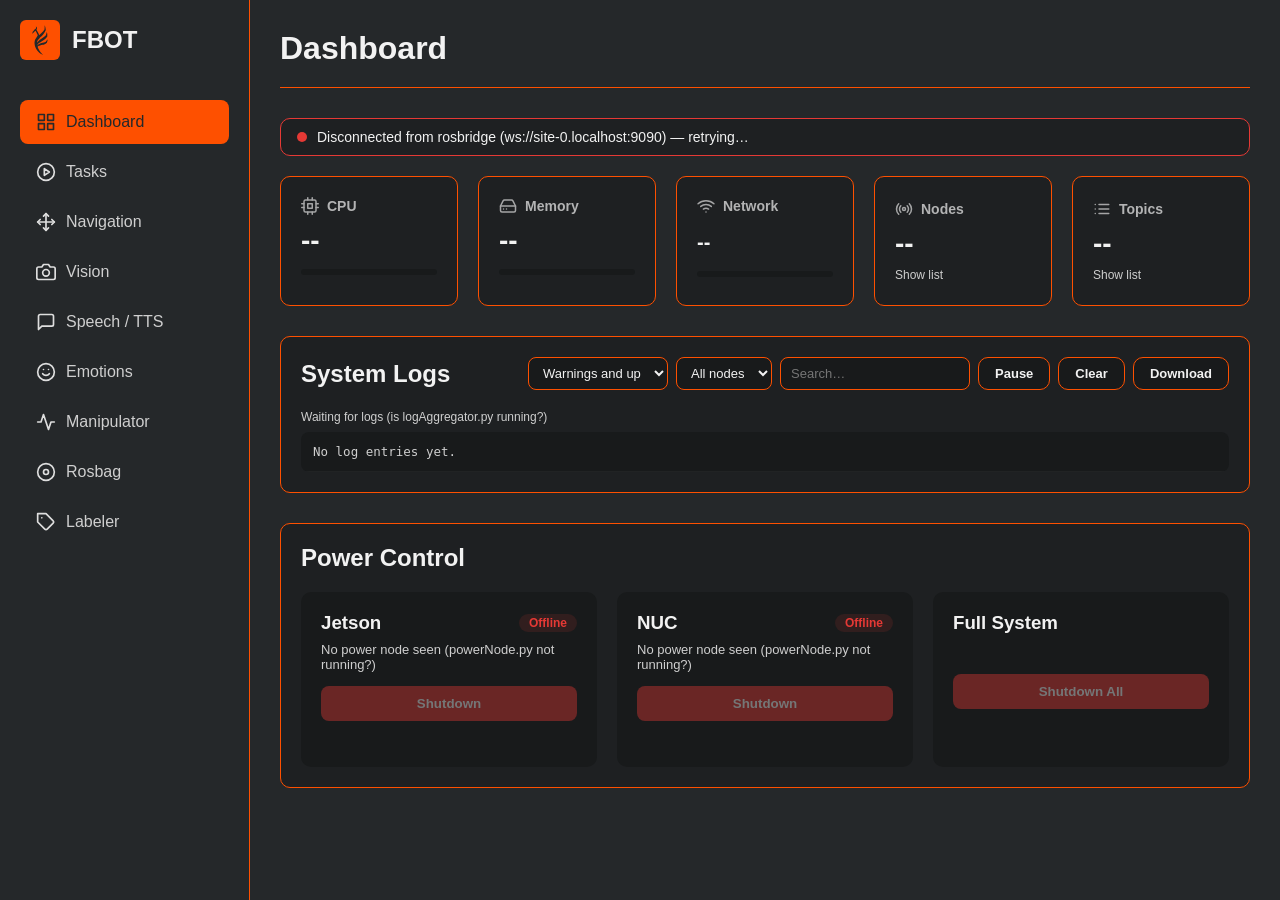
<file: index.html>
<!doctype html>
<html>
    <head>
        <meta charset="UTF-8" />
        <link rel="stylesheet" href="css/theme.css" />
        <link rel="stylesheet" href="css/base.css" />
        <link rel="stylesheet" href="css/layout.css" />
        <link rel="stylesheet" href="css/sidebar.css" />
        <link rel="stylesheet" href="css/dashboard.css" />
        <link rel="stylesheet" href="css/navigation.css" />
        <link rel="stylesheet" href="css/manipulator.css" />
        <link rel="stylesheet" href="css/vision.css" />
        <link rel="stylesheet" href="css/labeler.css" />
        <link rel="stylesheet" href="css/emotions.css" />
        <link rel="stylesheet" href="css/neck.css" />
        <link rel="stylesheet" href="css/rosbag.css" />
        <link rel="stylesheet" href="css/tasks.css" />
        <title>Web Client</title>
        <link rel="icon" type="image/svg+xml" href="assets/logo/Logotipo.svg" />
        <script type="importmap">
            {
                "imports": {
                    "three": "./lib/three.module.js",
                    "three/examples/jsm/": "./lib/",
                    "urdf-loader": "./lib/urdf-loader/URDFLoader.js"
                }
            }
        </script>
    </head>

    <body>
        <div class="layout">
            <aside class="sidebar">
                <div class="logo">
                    <img src="assets/logo/Logotipo.svg" alt="FBOT logo" />
                    <h2>FBOT</h2>
                </div>

                <div class="menu">
                    <a href="#" class="active" data-page="dashboard">
                        <img src="assets/sidebar/grid.svg" class="menu-icon" />
                        <span>Dashboard</span>
                    </a>
                    <a href="#" data-page="tasks">
                        <img src="assets/sidebar/play-circle.svg" class="menu-icon" />
                        <span>Tasks</span>
                    </a>
                    <a href="#" data-page="navigation">
                        <img src="assets/sidebar/move.svg" class="menu-icon" />
                        <span>Navigation</span>
                    </a>
                    <a href="#" data-page="vision">
                        <img
                            src="assets/sidebar/camera.svg"
                            class="menu-icon"
                        />
                        <span>Vision</span>
                    </a>
                    <a href="#" data-page="speech">
                        <img
                            src="assets/sidebar/message-square.svg"
                            class="menu-icon"
                        />
                        <span>Speech / TTS</span>
                    </a>
                    <a href="#" data-page="emotions">
                        <img src="assets/sidebar/smile.svg" class="menu-icon" />
                        <span>Emotions</span>
                    </a>
                    <a href="#" data-page="manipulator">
                        <img
                            src="assets/sidebar/activity.svg"
                            class="menu-icon"
                        />
                        <span>Manipulator</span>
                    </a>
                    <a href="#" data-page="rosbag">
                        <img src="assets/sidebar/disc.svg" class="menu-icon" />
                        <span>Rosbag</span>
                    </a>
                    <a href="#" data-page="labeler">
                        <img src="assets/sidebar/tag.svg" class="menu-icon" />
                        <span>Labeler</span>
                    </a>
                </div>
            </aside>

            <main class="main">
                <header class="header">
                    <h1 id="page-title">Dashboard</h1>
                </header>

                <section id="page-dashboard" class="page active">
                    <div
                        class="dash-connection"
                        id="dash-connection"
                        aria-live="polite"
                    >
                        <span class="dash-dot"></span>
                        <span id="dash-connection-text"
                            >Connecting to the robot…</span
                        >
                    </div>

                    <section class="cards" id="dash-cards">
                        <div class="card">
                            <h3 class="card-title">
                                <img
                                    src="assets/cards/cpu.svg"
                                    class="card-icon"
                                />
                                <span>CPU</span>
                            </h3>
                            <p class="card-value" id="cpu-val">--</p>
                            <div class="dash-bar">
                                <div class="dash-bar-fill" id="cpu-bar"></div>
                            </div>
                        </div>
                        <div class="card">
                            <h3 class="card-title">
                                <img
                                    src="assets/cards/hard-drive.svg"
                                    class="card-icon"
                                />
                                <span>Memory</span>
                            </h3>
                            <p class="card-value" id="memory-val">--</p>
                            <div class="dash-bar">
                                <div
                                    class="dash-bar-fill"
                                    id="memory-bar"
                                ></div>
                            </div>
                            <p class="dash-card-sub" id="memory-sub"></p>
                        </div>
                        <div class="card">
                            <h3 class="card-title">
                                <img
                                    src="assets/cards/wifi.svg"
                                    class="card-icon"
                                />
                                <span>Network</span>
                            </h3>
                            <p class="card-value dash-card-text" id="wifi-val">
                                --
                            </p>
                            <div class="dash-bar">
                                <div class="dash-bar-fill" id="wifi-bar"></div>
                            </div>
                            <p class="dash-card-sub" id="wifi-sub"></p>
                        </div>
                        <button
                            class="card dash-card-button"
                            id="nodes-card"
                            data-list="nodes"
                            aria-expanded="false"
                        >
                            <h3 class="card-title">
                                <img
                                    src="assets/cards/radio.svg"
                                    class="card-icon"
                                />
                                <span>Nodes</span>
                            </h3>
                            <p class="card-value" id="nodes-val">--</p>
                            <p class="dash-card-sub">Show list</p>
                        </button>
                        <button
                            class="card dash-card-button"
                            id="topics-card"
                            data-list="topics"
                            aria-expanded="false"
                        >
                            <h3 class="card-title">
                                <img
                                    src="assets/cards/list.svg"
                                    class="card-icon"
                                />
                                <span>Topics</span>
                            </h3>
                            <p class="card-value" id="topics-val">--</p>
                            <p class="dash-card-sub">Show list</p>
                        </button>
                    </section>

                    <section class="dash-list" id="dash-list" hidden>
                        <div class="dash-list-header">
                            <h2 id="dash-list-title">Nodes</h2>
                            <input
                                id="dash-list-filter"
                                class="dash-list-filter"
                                type="search"
                                placeholder="Filter…"
                                autocomplete="off"
                            />
                            <button id="dash-list-close" class="dash-btn">
                                Close
                            </button>
                        </div>
                        <ul id="dash-list-items" class="dash-list-items"></ul>
                    </section>

                    <section class="logs" id="dash-logs">
                        <div class="dash-logs-header">
                            <h2>System Logs</h2>
                            <div class="dash-logs-tools">
                                <select
                                    id="logs-level"
                                    class="dash-logs-input"
                                    aria-label="Minimum level"
                                >
                                    <option value="10">All levels</option>
                                    <option value="20">Info and up</option>
                                    <option value="30" selected>
                                        Warnings and up
                                    </option>
                                    <option value="40">Errors only</option>
                                </select>
                                <select
                                    id="logs-node"
                                    class="dash-logs-input"
                                    aria-label="Node"
                                >
                                    <option value="">All nodes</option>
                                </select>
                                <input
                                    id="logs-search"
                                    class="dash-logs-input"
                                    type="search"
                                    placeholder="Search…"
                                    autocomplete="off"
                                />
                                <button
                                    id="logs-pause"
                                    class="dash-btn"
                                    aria-pressed="false"
                                >
                                    Pause
                                </button>
                                <button id="logs-clear" class="dash-btn">
                                    Clear
                                </button>
                                <button id="logs-download" class="dash-btn">
                                    Download
                                </button>
                            </div>
                        </div>
                        <div id="logs-summary" class="dash-logs-summary"></div>
                        <p id="logs-notice" class="dash-logs-notice"></p>
                        <div class="dash-logs-table-wrap">
                            <table class="dash-logs-table">
                                <tbody id="logs-rows"></tbody>
                            </table>
                        </div>
                    </section>

                    <section class="power">
                        <h2>Power Control</h2>
                        <div class="dash-power-grid" id="dash-power-grid">
                            <p class="dash-power-loading">Loading machines…</p>
                        </div>
                    </section>
                </section>

                <section id="page-navigation" class="page">
                    <div class="nav-map-card">
                        <div class="nav-map-header">
                            <span>Map</span>
                            <div class="nav-map-header-right">
                                <span
                                    id="nav-map-status"
                                    class="vision-inactive"
                                    >No map received</span
                                >
                                <label class="nav-group-label"
                                    >Locations
                                    <select
                                        id="nav-group-select"
                                        class="nav-group-select"
                                        disabled
                                    >
                                        <option value="targets">
                                            targets
                                        </option>
                                    </select>
                                </label>
                                <button
                                    id="nav-pose-btn"
                                    class="nav-small-btn"
                                    title="Click and drag on the map where the robot really is (AMCL pose estimate)"
                                    aria-pressed="false"
                                >
                                    Set pose
                                </button>
                                <button
                                    id="nav-costmap-btn"
                                    class="nav-small-btn"
                                    title="Show Nav2's global costmap over the map"
                                    aria-pressed="false"
                                >
                                    Costmap
                                </button>
                                <button
                                    id="nav-fit-btn"
                                    class="nav-small-btn"
                                    title="Reset zoom and pan"
                                >
                                    Fit
                                </button>
                            </div>
                        </div>
                        <div
                            class="nav-map-wrapper"
                            id="nav-map-wrapper"
                        >
                            <canvas id="nav-map-canvas"></canvas>
                        </div>
                        <div
                            class="nav-status"
                            id="nav-status"
                            aria-live="polite"
                        >
                            <div class="nav-status-text">
                                <span id="nav-status-title"
                                    >No navigation goal</span
                                >
                                <span
                                    id="nav-status-detail"
                                    class="nav-status-detail"
                                ></span>
                            </div>
                            <div class="nav-status-actions">
                                <button
                                    id="nav-go-btn"
                                    class="nav-go-btn"
                                    hidden
                                >
                                    Go
                                </button>
                                <button
                                    id="nav-discard-btn"
                                    class="nav-small-btn"
                                    hidden
                                >
                                    Discard
                                </button>
                                <button
                                    id="nav-cancel-btn"
                                    class="nav-cancel-btn"
                                    hidden
                                >
                                    Cancel
                                </button>
                            </div>
                        </div>
                        <div class="nav-map-footer">
                            <span id="nav-pose-readout">Pose: --</span>
                            <span
                                id="nav-goal-hint"
                                class="nav-accent"
                                >Wheel or pinch: zoom · right-drag or two fingers: pan · click
                                or drag: pick a goal, then Go</span
                            >
                        </div>
                    </div>
                </section>

                <section id="page-vision" class="page">
                    <div class="vision-toolbar">
                        <label class="vision-camera-label"
                            >Camera
                            <select
                                id="vision-camera-select"
                                class="vision-camera-select"
                            ></select>
                        </label>
                    </div>
                    <section class="vision-grid">
                        <div class="vision-card" id="card-rgb">
                            <div class="vision-card-header">
                                <img
                                    src="assets/vision/camera.svg"
                                    alt=""
                                    class="card-icon"
                                />
                                <span>RGB Camera</span>
                            </div>
                            <div class="vision-feed" id="feed-rgb">
                                <img
                                    src="assets/vision/camera.svg"
                                    alt=""
                                    class="feed-placeholder-icon"
                                />
                                <span
                                    class="feed-placeholder-label"
                                    id="rgb-placeholder-label"
                                    >Camera Feed</span
                                >
                                <img
                                    id="img-rgb"
                                    class="feed-img"
                                    style="display: none"
                                />
                            </div>
                            <div class="vision-card-footer">
                                <span id="rgb-resolution">--</span>
                                <span id="rgb-fps" class="vision-accent"
                                    >-- FPS</span
                                >
                            </div>
                        </div>

                        <div class="vision-card" id="card-detection">
                            <div class="vision-card-header">
                                <img
                                    src="assets/vision/eye.svg"
                                    alt=""
                                    class="card-icon"
                                />
                                <span>Object Detection</span>
                            </div>
                            <div class="vision-feed" id="feed-detection">
                                <img
                                    src="assets/vision/eye.svg"
                                    alt=""
                                    class="feed-placeholder-icon"
                                />
                                <span
                                    class="feed-placeholder-label"
                                    id="detection-placeholder-label"
                                    >Detection Feed</span
                                >
                                <img
                                    id="img-detection"
                                    class="feed-img"
                                    style="display: none"
                                />
                            </div>
                            <div class="vision-card-footer">
                                <span id="detection-model">Detector: --</span>
                                <span
                                    id="detection-status"
                                    class="vision-inactive"
                                    >Inactive</span
                                >
                            </div>
                        </div>
                    </section>
                </section>

                <section id="page-emotions" class="page">
                    <section class="emotions-select-card">
                        <h2 class="emotions-section-title">Select Emotion</h2>
                        <div class="emotions-grid">
                            <button class="emotion-card" data-emotion="happy">
                                <img
                                    src="assets/emotions/happy.jpeg"
                                    alt="Happy"
                                />
                                <span>Happy</span>
                            </button>
                            <button class="emotion-card" data-emotion="angry">
                                <img
                                    src="assets/emotions/angry.jpeg"
                                    alt="Angry"
                                />
                                <span>Angry</span>
                            </button>
                            <button class="emotion-card" data-emotion="surprised">
                                <img
                                    src="assets/emotions/surprised.jpeg"
                                    alt="Surprised"
                                />
                                <span>Surprised</span>
                            </button>
                            <button class="emotion-card" data-emotion="sleepy">
                                <img
                                    src="assets/emotions/sleepy.jpeg"
                                    alt="Sleepy"
                                />
                                <span>Sleepy</span>
                            </button>
                            <button class="emotion-card" data-emotion="suspicious">
                                <img
                                    src="assets/emotions/suspicious.jpeg"
                                    alt="Suspicious"
                                />
                                <span>Suspicious</span>
                            </button>
                            <button class="emotion-card" data-emotion="neutral">
                                <img
                                    src="assets/emotions/neutral.jpeg"
                                    alt="Neutral"
                                />
                                <span>Neutral</span>
                            </button>
                            <button class="emotion-card" data-emotion="sad">
                                <img src="assets/emotions/sad.jpeg" alt="Sad" />
                                <span>Sad</span>
                            </button>
                        </div>
                        <button class="emotions-apply-btn">
                            <span class="emotions-btn-label">Apply Emotion</span>
                        </button>
                        <p
                            class="emotions-status"
                            id="emotions-status"
                            aria-live="polite"
                        >
                            No emotion applied yet
                        </p>
                    </section>

                    <section class="neck-control-card">
                        <h2 class="neck-section-title">Neck Control</h2>
                        <div class="neck-joystick-wrap">
                            <div
                                class="neck-joystick-pad"
                                id="neck-joystick-pad"
                                tabindex="0"
                                role="slider"
                                aria-label="Neck pan and tilt joystick"
                            >
                                <div class="neck-joystick-crosshair-v"></div>
                                <div class="neck-joystick-crosshair-h"></div>
                                <div
                                    class="neck-joystick-handle"
                                    id="neck-joystick-handle"
                                ></div>
                            </div>
                            <div class="neck-joystick-labels">
                                <span class="neck-joystick-label-top">Up</span>
                                <span class="neck-joystick-label-bottom"
                                    >Down</span
                                >
                                <span class="neck-joystick-label-left"
                                    >Left</span
                                >
                                <span class="neck-joystick-label-right"
                                    >Right</span
                                >
                            </div>
                        </div>
                        <div class="neck-readout">
                            <span
                                >Pan
                                <b
                                    class="neck-readout-value"
                                    id="neck-pan-value"
                                    >180</b
                                ></span
                            >
                            <span
                                >Tilt
                                <b
                                    class="neck-readout-value"
                                    id="neck-tilt-value"
                                    >180</b
                                ></span
                            >
                        </div>
                        <div class="neck-actions">
                            <button class="neck-reset-btn">
                                <span class="neck-btn-label">Center</span>
                            </button>
                        </div>
                        <p class="neck-status" id="neck-status" aria-live="polite">
                            No position sent yet
                        </p>
                    </section>
                </section>

                <section id="page-speech" class="page">
                    <section class="power">
                        <h2>Custom speech</h2>
                        <form id="custom-speech-form" class="speech-form">
                            <textarea
                                id="custom-speech-text"
                                class="speech-input"
                                rows="3"
                                placeholder="Type a phrase for Boris to say..."
                                required
                            ></textarea>
                            <div class="speech-form-row">
                                <label for="custom-speech-lang" class="speech-lang-label">
                                    Language
                                </label>
                                <select id="custom-speech-lang" class="speech-lang-select">
                                    <option value="en" selected>English</option>
                                    <option value="pt">Português</option>
                                </select>
                                <button type="submit" class="speech-submit">Send</button>
                            </div>
                        </form>
                    </section>

                    <section class="power">
                        <h2>Quick lines</h2>
                        <div class="power-grid">
                            <button class="power-card" data-speech-key="intro">
                                Hello! I am Boris.
                            </button>

                            <button class="power-card" data-speech-key="fbot">
                                FBOT is an open-source robotics project developed to compete in robotics competitions around the world.
                            </button>

                            <button class="power-card" data-speech-key="furg">
                                FURG is a leader in technology and marine studies.
                            </button>
                        </div>
                    </section>
                </section>

                <section id="page-manipulator" class="page">
                    <div id="manipulator-container" class="manipulator-wrapper">
                        <div
                            id="manipulator-canvas"
                            class="manipulator-canvas-container"
                        ></div>
                    </div>
                    <p class="manip-drag-hint">
                        Tip: like RViz, drag the end-effector marker —
                        arrows move along an axis, rings rotate, the
                        center sphere moves freely — to preview a new
                        pose before confirming. You can also drag a
                        joint to move it directly
                    </p>

                    <div id="manip-target-confirm" class="manip-target-confirm" hidden>
                        <span id="manip-target-confirm-text"
                            >Move to previewed position?</span
                        >
                        <div class="manip-target-confirm-actions">
                            <button
                                class="manip-btn manip-btn-confirm"
                                id="manip-target-confirm-btn"
                            >
                                Confirm
                            </button>
                            <button
                                class="manip-btn manip-btn-cancel"
                                id="manip-target-cancel-btn"
                            >
                                Cancel
                            </button>
                        </div>
                    </div>

                    <section class="manip-controls-grid">
                        <div class="manip-card">
                            <h2 class="manip-card-title">Gripper</h2>
                            <div class="manip-slider-row">
                                <input
                                    type="range"
                                    id="manip-gripper-slider"
                                    class="manip-slider"
                                    min="0"
                                    max="0.9"
                                    step="0.01"
                                    value="0"
                                />
                                <span
                                    class="manip-slider-value"
                                    id="manip-gripper-value"
                                    >0.00</span
                                >
                            </div>
                            <button
                                class="manip-btn"
                                id="manip-gripper-apply"
                            >
                                Set Position
                            </button>
                        </div>

                        <div class="manip-card">
                            <h2 class="manip-card-title">Named Target</h2>
                            <div class="manip-row">
                                <select
                                    id="manip-named-target-select"
                                    class="manip-select"
                                >
                                    <option value="home">Home</option>
                                    <option value="hold-up">Hold Up</option>
                                </select>
                                <button
                                    class="manip-btn"
                                    id="manip-named-target-apply"
                                >
                                    Move
                                </button>
                            </div>
                        </div>

                        <div class="manip-card manip-card-wide">
                            <h2 class="manip-card-title">Joints</h2>
                            <div class="manip-joint-list">
                                <div class="manip-joint-row">
                                    <label
                                        for="manip-joint-1"
                                        class="manip-joint-label"
                                        >Joint 1
                                        <span
                                            class="manip-slider-value"
                                            id="manip-joint-1-value"
                                            >0.00</span
                                        ></label
                                    >
                                    <input
                                        type="range"
                                        id="manip-joint-1"
                                        class="manip-slider"
                                        min="-6.283185307179586"
                                        max="6.283185307179586"
                                        step="0.01"
                                        value="0"
                                    />
                                </div>
                                <div class="manip-joint-row">
                                    <label
                                        for="manip-joint-2"
                                        class="manip-joint-label"
                                        >Joint 2
                                        <span
                                            class="manip-slider-value"
                                            id="manip-joint-2-value"
                                            >0.00</span
                                        ></label
                                    >
                                    <input
                                        type="range"
                                        id="manip-joint-2"
                                        class="manip-slider"
                                        min="-2.059"
                                        max="2.0944"
                                        step="0.01"
                                        value="0"
                                    />
                                </div>
                                <div class="manip-joint-row">
                                    <label
                                        for="manip-joint-3"
                                        class="manip-joint-label"
                                        >Joint 3
                                        <span
                                            class="manip-slider-value"
                                            id="manip-joint-3-value"
                                            >0.00</span
                                        ></label
                                    >
                                    <input
                                        type="range"
                                        id="manip-joint-3"
                                        class="manip-slider"
                                        min="-3.927"
                                        max="0.19198"
                                        step="0.01"
                                        value="0"
                                    />
                                </div>
                                <div class="manip-joint-row">
                                    <label
                                        for="manip-joint-4"
                                        class="manip-joint-label"
                                        >Joint 4
                                        <span
                                            class="manip-slider-value"
                                            id="manip-joint-4-value"
                                            >0.00</span
                                        ></label
                                    >
                                    <input
                                        type="range"
                                        id="manip-joint-4"
                                        class="manip-slider"
                                        min="-6.283185307179586"
                                        max="6.283185307179586"
                                        step="0.01"
                                        value="0"
                                    />
                                </div>
                                <div class="manip-joint-row">
                                    <label
                                        for="manip-joint-5"
                                        class="manip-joint-label"
                                        >Joint 5
                                        <span
                                            class="manip-slider-value"
                                            id="manip-joint-5-value"
                                            >0.00</span
                                        ></label
                                    >
                                    <input
                                        type="range"
                                        id="manip-joint-5"
                                        class="manip-slider"
                                        min="-1.69297"
                                        max="3.141592653589793"
                                        step="0.01"
                                        value="0"
                                    />
                                </div>
                                <div class="manip-joint-row">
                                    <label
                                        for="manip-joint-6"
                                        class="manip-joint-label"
                                        >Joint 6
                                        <span
                                            class="manip-slider-value"
                                            id="manip-joint-6-value"
                                            >0.00</span
                                        ></label
                                    >
                                    <input
                                        type="range"
                                        id="manip-joint-6"
                                        class="manip-slider"
                                        min="-6.283185307179586"
                                        max="6.283185307179586"
                                        step="0.01"
                                        value="0"
                                    />
                                </div>
                            </div>
                            <button class="manip-btn" id="manip-joints-apply">
                                Move Joints
                            </button>
                        </div>

                        <div class="manip-card manip-card-wide">
                            <div class="manip-pick-header">
                                <h2 class="manip-card-title">Pick Object</h2>
                                <label class="manip-pick-camera-label"
                                    >Camera
                                    <select
                                        id="manip-pick-camera"
                                        class="manip-select"
                                        disabled
                                    ></select>
                                </label>
                            </div>
                            <div class="manip-pick-feed">
                                <img
                                    id="manip-pick-img"
                                    class="manip-pick-img"
                                    alt="Camera feed"
                                />
                                <svg
                                    id="manip-pick-overlay"
                                    class="manip-pick-overlay"
                                    preserveAspectRatio="xMidYMid meet"
                                ></svg>
                                <span
                                    id="manip-pick-placeholder"
                                    class="manip-pick-placeholder"
                                    >Waiting for detections…</span
                                >
                            </div>
                            <p
                                id="manip-pick-status"
                                class="manip-pick-status"
                                aria-live="polite"
                            >
                                Click an object in the image to select it
                            </p>
                            <div class="manip-pick-progress">
                                <div id="manip-pick-progress-bar"></div>
                            </div>
                            <div class="manip-row">
                                <button
                                    class="manip-btn"
                                    id="manip-pick-apply"
                                    disabled
                                >
                                    Pick
                                </button>
                                <button
                                    class="manip-btn"
                                    id="manip-pick-place"
                                    hidden
                                    disabled
                                >
                                    Place here
                                </button>
                                <button
                                    class="manip-btn"
                                    id="manip-pick-put-back"
                                    hidden
                                >
                                    Put back
                                </button>
                                <button
                                    class="manip-btn manip-btn-cancel"
                                    id="manip-pick-cancel"
                                    hidden
                                >
                                    Cancel
                                </button>
                            </div>
                        </div>
                    </section>

                    <p
                        class="manip-status"
                        id="manip-status"
                        aria-live="polite"
                    >
                        No command sent yet
                    </p>
                </section>
                <section id="page-rosbag" class="page">
                    <section class="bag-card">
                        <div class="bag-card-header">
                            <h2>Recorder</h2>
                            <span
                                class="bag-state"
                                id="bag-state"
                                data-state="offline"
                            >
                                <span class="bag-dot"></span>
                                <span id="bag-state-text">Recorder offline</span>
                            </span>
                        </div>

                        <div class="bag-live" id="bag-live" hidden>
                            <span class="bag-live-name" id="bag-live-name"></span>
                            <span class="bag-live-time" id="bag-live-time"
                                >00:00</span
                            >
                            <span class="bag-live-size" id="bag-live-size"></span>
                            <span
                                class="bag-live-limits"
                                id="bag-live-limits"
                            ></span>
                        </div>

                        <label class="bag-field">
                            <span>Bag name</span>
                            <input
                                id="bag-name"
                                class="bag-input"
                                type="text"
                                placeholder="Automatic (boris_date_time)"
                                autocomplete="off"
                                spellcheck="false"
                            />
                        </label>

                        <div class="bag-field">
                            <span>Presets</span>
                            <div class="bag-presets" id="bag-presets"></div>
                        </div>

                        <div class="bag-field">
                            <div class="bag-topics-header">
                                <span>Topics</span>
                                <span
                                    class="bag-topic-count"
                                    id="bag-topic-count"
                                    >0 selected</span
                                >
                                <input
                                    id="bag-filter"
                                    class="bag-input bag-filter"
                                    type="search"
                                    placeholder="Filter…"
                                    autocomplete="off"
                                />
                                <button id="bag-all" class="dash-btn" type="button">
                                    All
                                </button>
                                <button id="bag-none" class="dash-btn" type="button">
                                    None
                                </button>
                            </div>
                            <ul class="bag-topics" id="bag-topics"></ul>
                        </div>

                        <div class="bag-actions">
                            <button
                                id="bag-record"
                                class="bag-record"
                                type="button"
                                data-mode="record"
                                disabled
                            >
                                Record
                            </button>
                            <p
                                class="bag-message"
                                id="bag-message"
                                aria-live="polite"
                            ></p>
                            <span class="bag-disk" id="bag-disk"></span>
                        </div>
                    </section>

                    <section class="bag-card">
                        <div class="bag-card-header">
                            <h2>Playback</h2>
                            <span
                                class="bag-state"
                                id="bag-play-state"
                                data-state="offline"
                            >
                                <span class="bag-dot"></span>
                                <span id="bag-play-state-text">Recorder offline</span>
                            </span>
                        </div>

                        <div class="bag-player">
                            <div class="bag-player-buttons">
                                <button
                                    id="bag-play-pause"
                                    class="bag-icon-btn bag-icon-btn--main"
                                    type="button"
                                    data-action="pause"
                                    aria-label="Pause"
                                    disabled
                                >
                                    <svg class="bag-icon bag-icon--pause" viewBox="0 0 24 24" aria-hidden="true">
                                        <rect x="6" y="5" width="4" height="14" rx="1" />
                                        <rect x="14" y="5" width="4" height="14" rx="1" />
                                    </svg>
                                    <svg class="bag-icon bag-icon--resume" viewBox="0 0 24 24" aria-hidden="true">
                                        <path d="M8 5.5v13a1 1 0 0 0 1.5.86l10.5-6.5a1 1 0 0 0 0-1.72L9.5 4.64A1 1 0 0 0 8 5.5z" />
                                    </svg>
                                </button>
                                <button
                                    id="bag-play-stop"
                                    class="bag-icon-btn"
                                    type="button"
                                    aria-label="Stop"
                                    title="Stop"
                                    disabled
                                >
                                    <svg class="bag-icon" viewBox="0 0 24 24" aria-hidden="true">
                                        <rect x="6" y="6" width="12" height="12" rx="2" />
                                    </svg>
                                </button>
                            </div>

                            <div class="bag-player-main">
                                <div class="bag-player-info">
                                    <span class="bag-play-name" id="bag-play-name"></span>
                                    <span class="bag-play-clock">
                                        <span id="bag-play-pos">00:00</span>
                                        <span class="bag-play-clock-sep">/</span>
                                        <span id="bag-play-dur">00:00</span>
                                    </span>
                                </div>
                                <input
                                    id="bag-play-seek"
                                    class="bag-play-seek"
                                    type="range"
                                    min="0"
                                    max="0"
                                    step="0.01"
                                    value="0"
                                    aria-label="Playback position"
                                    disabled
                                />
                            </div>
                        </div>

                        <div class="bag-play-controls">
                            <div class="bag-play-option">
                                <span>Speed</span>
                                <div class="bag-segmented" id="bag-play-rate" role="group" aria-label="Playback speed">
                                    <button type="button" data-rate="0.25">0.25×</button>
                                    <button type="button" data-rate="0.5">0.5×</button>
                                    <button type="button" data-rate="1">1×</button>
                                    <button type="button" data-rate="2">2×</button>
                                    <button type="button" data-rate="4">4×</button>
                                </div>
                            </div>
                            <label class="bag-play-option bag-toggle">
                                <input id="bag-play-loop" type="checkbox" />
                                <span class="bag-toggle-track" aria-hidden="true"></span>
                                <span>Loop</span>
                            </label>
                        </div>

                        <p class="bag-play-note" id="bag-play-note"></p>
                    </section>

                    <section class="bag-card">
                        <div class="bag-card-header">
                            <h2>Recorded bags</h2>
                            <span class="bag-output-dir" id="bag-output-dir"></span>
                        </div>
                        <div class="bag-table-wrap">
                            <table class="bag-table">
                                <thead>
                                    <tr>
                                        <th>Name</th>
                                        <th>Created</th>
                                        <th class="bag-num">Duration</th>
                                        <th class="bag-num">Size</th>
                                        <th class="bag-num">Messages</th>
                                        <th class="bag-num">Topics</th>
                                        <th></th>
                                    </tr>
                                </thead>
                                <tbody id="bag-list"></tbody>
                            </table>
                        </div>
                        <p class="bag-list-empty" id="bag-list-empty">
                            No bags recorded yet
                        </p>
                    </section>
                </section>
                <section id="page-tasks" class="page">
                    <section class="task-card">
                        <div class="task-card-header">
                            <div class="task-tabs task-mode" role="tablist" id="task-mode" aria-label="View">
                                <button type="button" role="tab" data-mode="tasks">Tasks</button>
                                <button type="button" role="tab" data-mode="launches">Launches</button>
                            </div>
                            <span class="task-state" id="task-runner-state" data-state="offline">
                                <span class="task-dot"></span>
                                <span id="task-runner-text">Runner offline</span>
                            </span>
                        </div>

                        <div class="task-layout" id="task-layout">
                            <div class="task-list-col" id="task-list-col">
                                <input
                                    id="task-filter"
                                    class="task-input"
                                    type="search"
                                    placeholder="Filter tasks…"
                                    autocomplete="off"
                                />
                                <ul class="task-list" id="task-list"></ul>
                            </div>

                            <div class="task-detail">
                                <div class="task-detail-header">
                                    <h3 id="task-title">Choose a task</h3>
                                    <span class="task-mono" id="task-subtitle"></span>
                                </div>

                                <div class="task-block">
                                    <div class="task-block-head">
                                        <span class="task-block-num" id="task-comp-num">1</span>
                                        <span class="task-block-title" id="task-comp-title">Bringup</span>
                                        <span class="task-uptime" id="task-comp-summary"></span>
                                        <span class="task-block-spacer"></span>
                                        <button id="task-start-all" class="task-btn task-btn--primary task-btn--sm" type="button" disabled>
                                            Start all
                                        </button>
                                        <button id="task-stop-all" class="task-btn task-btn--danger task-btn--sm" type="button" disabled>
                                            Stop all
                                        </button>
                                    </div>
                                    <p class="task-hint" id="task-comp-hint"></p>
                                    <ul class="task-comps" id="task-comps"></ul>
                                    <div class="task-extra" id="task-extra">
                                        <p class="task-extra-title">Also running (not in this task)</p>
                                        <ul class="task-comps" id="task-extra-list"></ul>
                                    </div>
                                    <form class="task-custom" id="task-custom" autocomplete="off">
                                        <p class="task-extra-title">Start any launch file</p>
                                        <div class="task-custom-fields">
                                            <input
                                                id="task-custom-pkg"
                                                class="task-input"
                                                list="task-pkg-list"
                                                placeholder="package"
                                                spellcheck="false"
                                                aria-label="Package"
                                            />
                                            <datalist id="task-pkg-list"></datalist>
                                            <input
                                                id="task-custom-file"
                                                class="task-input"
                                                list="task-file-list"
                                                placeholder="file.launch.py"
                                                spellcheck="false"
                                                aria-label="Launch file"
                                            />
                                            <datalist id="task-file-list"></datalist>
                                            <input
                                                id="task-custom-args"
                                                class="task-input task-custom-args"
                                                placeholder="arguments, e.g. use_sim_time:=true"
                                                spellcheck="false"
                                                aria-label="Launch arguments"
                                            />
                                            <button id="task-custom-start" class="task-btn task-btn--primary task-btn--sm" type="submit">
                                                Start
                                            </button>
                                        </div>
                                        <p class="task-hint" id="task-custom-hint"></p>
                                    </form>
                                    <div class="task-add" id="task-add">
                                        <select id="task-add-select" class="task-input">
                                            <option value="">Start another component…</option>
                                        </select>
                                        <button id="task-add-btn" class="dash-btn" type="button" disabled>Start</button>
                                    </div>
                                </div>

                                <div class="task-block" id="task-steps-block">
                                    <div class="task-block-head">
                                        <span class="task-block-num">2</span>
                                        <span class="task-block-title">Task</span>
                                    </div>
                                    <p class="task-hint" id="task-run-hint"></p>
                                    <ul class="task-steps" id="task-steps"></ul>
                                    <form class="task-stdin" id="task-stdin" hidden>
                                        <input
                                            id="task-stdin-text"
                                            class="task-input"
                                            type="text"
                                            placeholder="Answer the step (empty = Enter)…"
                                            autocomplete="off"
                                            maxlength="500"
                                            aria-label="Input for the running step"
                                        />
                                        <button id="task-stdin-send" class="dash-btn" type="submit">Send</button>
                                    </form>
                                </div>

                                <p class="task-message" id="task-message" aria-live="polite"></p>
                            </div>
                        </div>
                    </section>

                    <section class="task-card">
                        <div class="task-card-header">
                            <div class="task-tabs" role="tablist" id="task-tabs">
                                <button type="button" role="tab" data-source="components">
                                    Bringup <span class="task-tab-count" id="task-count-components"></span>
                                </button>
                                <button type="button" role="tab" data-source="run">
                                    Task <span class="task-tab-count" id="task-count-run"></span>
                                </button>
                            </div>
                            <div class="task-output-actions">
                                <select id="task-output-component" class="task-input" aria-label="Component">
                                    <option value="">All components</option>
                                </select>
                                <input
                                    id="task-output-filter"
                                    class="task-input"
                                    type="search"
                                    placeholder="Filter output…"
                                    autocomplete="off"
                                />
                                <button id="task-output-clear" class="dash-btn" type="button">Clear</button>
                            </div>
                        </div>
                        <div class="task-output-wrap">
                            <div class="task-output" id="task-output" role="log"></div>
                            <button id="task-output-jump" class="task-jump" type="button" hidden>
                                ↓ Latest
                            </button>
                        </div>
                        <p class="task-output-note" id="task-output-note"></p>
                    </section>
                </section>

                <section id="page-labeler" class="page">

                    <div class="labeler-layout">

                        <!-- Camera feed -->
                        <div class="labeler-feed-card">
                            <div class="labeler-feed-header">
                                <img src="assets/sidebar/tag.svg" alt="" class="card-icon" />
                                <span>Camera Feed</span>
                            </div>

                            <div class="labeler-feed-wrap" id="labeler-feed-wrap">
                                <div class="labeler-feed-placeholder" id="labeler-feed-placeholder">
                                    <img src="assets/sidebar/camera.svg" alt="" />
                                    <span>Waiting for feed&hellip;</span>
                                </div>
                                <!-- This device's camera (Steam Deck), or the robot's MJPEG stream when there is none -->
                                <video id="labeler-feed-video" class="labeler-feed-img" autoplay playsinline muted style="display:none"></video>
                                <img id="labeler-feed-img" class="labeler-feed-img" style="display:none" />
                                <div class="labeler-flash" id="labeler-flash"></div>
                            </div>

                            <div class="labeler-shutter-row">
                                <button class="labeler-shutter-btn" id="labeler-shutter-btn">
                                    <span class="shutter-icon"></span>
                                    Capture
                                </button>
                            </div>
                        </div>

                        <!-- Controls -->
                        <div class="labeler-controls-card">

                            <!-- Round: one folder of photos (e.g. demo to annotate, lote to label with the model) -->
                            <div class="labeler-control-group">
                                <span class="labeler-control-label">Round</span>
                                <select class="labeler-round-select" id="labeler-round"></select>
                                <div class="labeler-round-new">
                                    <input type="text" class="labeler-round-name" id="labeler-round-name" placeholder="New round" maxlength="40" autocomplete="off" spellcheck="false" />
                                    <button class="labeler-gallery-action" id="labeler-round-add">Add</button>
                                </div>
                            </div>

                            <!-- Split -->
                            <div class="labeler-control-group">
                                <span class="labeler-control-label">Split</span>
                                <div class="labeler-split-toggle">
                                    <button class="labeler-split-btn active" id="labeler-split-train">Train</button>
                                    <button class="labeler-split-btn" id="labeler-split-valid">Valid</button>
                                </div>
                            </div>

                            <!-- Stats -->
                            <div class="labeler-control-group">
                                <span class="labeler-control-label">Captured</span>
                                <div class="labeler-stats">
                                    <div class="labeler-stat-row">
                                        <span>Train</span>
                                        <span class="labeler-stat-value" id="labeler-stat-train">0</span>
                                    </div>
                                    <div class="labeler-stat-row">
                                        <span>Valid</span>
                                        <span class="labeler-stat-value" id="labeler-stat-valid">0</span>
                                    </div>
                                </div>
                            </div>

                            <!-- Pipeline: the round to Roboflow, its dataset back, train, label (jobs in labelerNode.py) -->
                            <div class="labeler-control-group">
                                <span class="labeler-control-label">Roboflow</span>
                                <span class="labeler-pipeline-note" id="labeler-roboflow-status">&hellip;</span>
                                <div class="labeler-pipeline-row">
                                    <button class="labeler-gallery-action" id="labeler-upload">Send round</button>
                                    <button class="labeler-gallery-action" id="labeler-upload-labels">Send with labels</button>
                                </div>
                                <div class="labeler-pipeline-row">
                                    <button class="labeler-gallery-action" id="labeler-dataset-new">New version</button>
                                    <button class="labeler-gallery-action" id="labeler-dataset-latest">Get latest</button>
                                </div>
                            </div>

                            <div class="labeler-control-group">
                                <span class="labeler-control-label">Model</span>
                                <div class="labeler-pipeline-row labeler-pipeline-row--train">
                                    <select class="labeler-round-select" id="labeler-version" aria-label="Dataset version"></select>
                                    <input type="number" class="labeler-round-name" id="labeler-epochs" value="50" min="1" max="1000" aria-label="Epochs" />
                                    <button class="labeler-gallery-action" id="labeler-train">Train</button>
                                </div>
                                <div class="labeler-pipeline-row labeler-pipeline-row--label">
                                    <select class="labeler-round-select" id="labeler-model" aria-label="Trained model"></select>
                                    <button class="labeler-gallery-action" id="labeler-label">Label round</button>
                                </div>
                            </div>

                            <div class="labeler-control-group">
                                <div class="labeler-job-head">
                                    <span class="labeler-control-label" id="labeler-job-title">No job yet</span>
                                    <button class="labeler-gallery-clear" id="labeler-job-cancel" style="display:none">Cancel</button>
                                </div>
                                <pre class="labeler-job-log" id="labeler-job-log"></pre>
                            </div>

                            <div class="labeler-status">
                                <div class="labeler-status-dot inactive" id="labeler-status-dot"></div>
                                <span id="labeler-status-text">Idle</span>
                            </div>

                        </div>
                    </div>

                    <!-- Gallery (dataset on disk + unsaved captures) -->
                    <div class="labeler-gallery-card">
                        <div class="labeler-gallery-header">
                            <span class="labeler-gallery-title" id="labeler-gallery-title">Gallery</span>
                            <div class="labeler-gallery-actions">
                                <button class="labeler-gallery-clear" id="labeler-gallery-clear" style="display:none">Discard unsaved</button>
                                <button class="labeler-gallery-action" id="labeler-gallery-select-all" style="display:none">Select all</button>
                                <button class="labeler-gallery-action" id="labeler-gallery-select" style="display:none">Select</button>
                                <button class="labeler-gallery-action primary" id="labeler-gallery-save" style="display:none" disabled>Save</button>
                            </div>
                        </div>
                        <div class="labeler-gallery-grid" id="labeler-gallery-grid">
                            <div class="labeler-gallery-empty" id="labeler-gallery-empty">No captures yet</div>
                        </div>
                    </div>

                </section>
            </main>
        </div>

        <style>
            .page {
                display: none;
            }
            .page.active {
                display: block;
            }
            #page-dashboard.active {
                display: contents;
            }
            .menu a {
                cursor: pointer;
            }
        </style>

        <script src="lib/roslib.min.js"></script>
        <script type="module" src="src/main.js"></script>
    </body>
</html>
</file>
<file: css/theme.css>
:root {
  --background: #25282a;
  --foreground: #f2f2f2;

  --card: #1e2022;
  --card-secondary: #181a1b;
  --card-foreground: #f2f2f2;

  --primary: #fe5000;
  --primary-foreground: #25282a;

  --danger: #e53935;
  --danger-foreground: #ffffff;

  --accent: #fe5000;
  --border: #fe5000;

  --sidebar: #25282a;
  --sidebar-foreground: #f2f2f2;
  --sidebar-muted: #cfcfcf;
  --sidebar-primary: #fe5000;
  --sidebar-border: #fe5000;

  --radius: 10px;
}
</file>
<file: css/base.css>
*{
  box-sizing:border-box;
  margin:0;
  padding:0;
}

body{
  font-family: Arial, Helvetica, sans-serif;
  background: var(--background);
  color: var(--foreground);
}

a{
  text-decoration:none;
  color:inherit;
}
</file>
<file: css/layout.css>
.layout{
  display:grid;
  grid-template-columns:250px 1fr;
  height:100vh;
}

.main{
  padding:30px;
}

.header{
  display:flex;
  justify-content:space-between;
  align-items:center;
  padding-bottom:20px;
  margin-bottom:30px;
  border-bottom:1px solid var(--border);
}
</file>
<file: css/sidebar.css>
.sidebar{
  background:var(--sidebar);
  border-right:1px solid var(--sidebar-border);
  padding:20px;
  display:flex;
  flex-direction:column;
  gap:10px;
}

.logo{
  display:flex;
  align-items:center;
  gap:12px;

  margin-bottom:30px;
}

.logo img{
  width:40px;
  border-radius: 6px;
}

.logo-text{
  display:flex;
  flex-direction:column;
}

.logo-text span{
  font-size:12px;
  opacity:.7;
}

.menu{
  display:flex;
  flex-direction:column;
  gap:6px;
}

.menu a {
  padding: 12px 16px;
  border-radius: 8px;
  display: flex;
  align-items: center;
  gap: 10px;
  color: var(--sidebar-muted);
}

.menu a:hover {
  background: var(--primary);
  color: var(--primary-foreground);
}

.menu a.active {
  background: var(--sidebar-primary);
  color: var(--primary-foreground);
}

.menu-icon {
    width: 20px;
    height: 20px;
    filter: brightness(0) saturate(0%) invert(87%);
}

.menu a:hover .menu-icon {
    filter: brightness(0) saturate(0%) invert(16%);
}

.menu a.active .menu-icon {
    filter: brightness(0) saturate(0%) invert(16%);
}
</file>
<file: css/dashboard.css>
.cards{
  display:grid;
  grid-template-columns:repeat(5,1fr);
  gap:20px;
  margin-bottom:30px;
}

.card{
  background:var(--card);
  border:1px solid var(--border);
  border-radius:var(--radius);
  padding:20px;
}

.card-title {
    font-size: 14px;
    margin-bottom: 10px;
    display: flex;
    align-items: center;
    gap: 8px;
    color: var(--card-foreground);
    opacity: .7;
}

.card-icon {
    width: 18px;
    height: 18px;
    filter: brightness(0) saturate(0%) invert(87%);
    flex-shrink: 0;
}

.card-value{
  font-size:28px;
  font-weight:bold;
}


.logs{
  background:var(--card);
  border:1px solid var(--border);
  border-radius:var(--radius);
  padding:20px;
  margin-bottom:30px;
}

.logs pre{
  font-family:monospace;
  font-size:14px;
  line-height:1.6;
}


.power{
  background:var(--card);
  border:1px solid var(--border);
  border-radius:var(--radius);
  padding:20px;
}

.power-grid{
  margin-top:20px;
  display:grid;
  grid-template-columns:repeat(3,1fr);
  gap:20px;
}

.power-card {
  background: var(--card-secondary);
  border-radius: var(--radius);
  padding: 20px;
}

.power-card button {
  margin-top: 15px;
  width: 100%;
  padding: 10px;
  border: none;
  border-radius: 8px;
  background: var(--danger);
  color: var(--danger-foreground);
  font-weight: bold;
  cursor: pointer;
}

button.power-card {
  border: none;
  color: inherit;
  font: inherit;
  font-size: 16px;
  text-align: left;
  cursor: pointer;
  transition: background 0.15s ease, transform 0.05s ease;
}

button.power-card:hover:not(:disabled) {
  background: var(--card);
}

button.power-card:active:not(:disabled) {
  transform: scale(0.98);
}

button.power-card:disabled {
  cursor: not-allowed;
  opacity: 0.6;
}

button.power-card.speaking-mode {
  outline: 2px solid var(--danger);
}

#page-speech .power + .power {
  margin-top: 20px;
}

.speech-form {
  margin-top: 20px;
  display: flex;
  flex-direction: column;
  gap: 12px;
}

.speech-input {
  width: 100%;
  padding: 12px;
  border: 1px solid var(--border);
  border-radius: var(--radius);
  background: var(--card-secondary);
  color: inherit;
  font: inherit;
  font-size: 15px;
  resize: vertical;
  box-sizing: border-box;
}

.speech-input:focus {
  outline: 2px solid var(--danger);
  outline-offset: 1px;
}

.speech-form-row {
  display: flex;
  align-items: center;
  gap: 12px;
}

.speech-lang-label {
  font-size: 14px;
  opacity: 0.7;
}

.speech-lang-select {
  padding: 8px 10px;
  border: 1px solid var(--border);
  border-radius: 8px;
  background: var(--card-secondary);
  color: inherit;
  font: inherit;
  cursor: pointer;
}

.speech-submit {
  margin-left: auto;
  padding: 10px 24px;
  border: none;
  border-radius: 8px;
  background: var(--danger);
  color: var(--danger-foreground);
  font-weight: bold;
  cursor: pointer;
}

.speech-submit:disabled,
.speech-input:disabled,
.speech-lang-select:disabled {
  cursor: not-allowed;
  opacity: 0.6;
}
.dash-connection {
  display: flex;
  align-items: center;
  gap: 10px;
  margin-bottom: 20px;
  padding: 10px 16px;
  border-radius: var(--radius);
  border: 1px solid var(--border);
  background: var(--card);
  font-size: 14px;
  color: var(--foreground);
}

.dash-dot {
  width: 10px;
  height: 10px;
  border-radius: 50%;
  background: var(--sidebar-muted);
  flex-shrink: 0;
}

.dash-connection--ok .dash-dot { background: #4caf50; }
.dash-connection--stale { border-color: #ffb300; }
.dash-connection--stale .dash-dot { background: #ffb300; }
.dash-connection--down { border-color: var(--danger); }
.dash-connection--down .dash-dot { background: var(--danger); }

/* Values that are no longer being updated. */
.cards.dash-cards--stale .card-value,
.cards.dash-cards--stale .dash-bar,
.cards.dash-cards--stale .dash-card-sub {
  opacity: 0.35;
}

.card {
  min-width: 0;
}

.card-value {
  white-space: nowrap;
  overflow: hidden;
  text-overflow: ellipsis;
}

.card-value.dash-card-text {
  font-size: 20px;
  line-height: 34px;
}

.dash-bar {
  margin-top: 12px;
  height: 6px;
  border-radius: 3px;
  background: var(--card-secondary);
  overflow: hidden;
}

.dash-bar-fill {
  height: 100%;
  width: 0;
  background: var(--primary);
  transition: width 0.4s ease;
}

.dash-bar-fill.dash-bar-fill--high { background: var(--danger); }

.dash-card-sub {
  margin-top: 8px;
  font-size: 12px;
  color: var(--sidebar-muted);
  white-space: nowrap;
  overflow: hidden;
  text-overflow: ellipsis;
}

button.dash-card-button {
  text-align: left;
  font: inherit;
  color: inherit;
  cursor: pointer;
}

button.dash-card-button:hover,
button.dash-card-button[aria-expanded="true"] {
  border-color: var(--primary);
}

.dash-list {
  background: var(--card);
  border: 1px solid var(--border);
  border-radius: var(--radius);
  padding: 20px;
  margin-bottom: 30px;
}

.dash-list[hidden] { display: none; }

.dash-list-header {
  display: flex;
  align-items: center;
  gap: 12px;
  margin-bottom: 14px;
}

.dash-list-header h2 { flex: 1; font-size: 18px; }

.dash-list-filter {
  padding: 8px 12px;
  border-radius: calc(var(--radius) - 2px);
  border: 1px solid var(--border);
  background: var(--card-secondary);
  color: var(--foreground);
  font-family: inherit;
  font-size: 14px;
  min-width: 220px;
}

.dash-list-items {
  list-style: none;
  max-height: 320px;
  overflow-y: auto;
  columns: 2;
  column-gap: 24px;
  font-family: monospace;
  font-size: 13px;
}

.dash-list-items li { padding: 3px 0; break-inside: avoid; }
.dash-list-items .dash-list-empty { font-family: inherit; color: var(--sidebar-muted); }

.dash-btn {
  padding: 8px 16px;
  border: 1px solid var(--border);
  border-radius: var(--radius);
  background: var(--card-secondary);
  color: var(--foreground);
  font-family: inherit;
  font-size: 13px;
  font-weight: 600;
  cursor: pointer;
}

.dash-power-grid {
  margin-top: 20px;
  display: grid;
  grid-template-columns: repeat(auto-fit, minmax(240px, 1fr));
  gap: 20px;
}

.dash-power-card {
  background: var(--card-secondary);
  border-radius: var(--radius);
  padding: 20px;
  display: flex;
  flex-direction: column;
  gap: 8px;
}

.dash-power-head {
  display: flex;
  align-items: center;
  justify-content: space-between;
  gap: 8px;
}

.dash-power-badge {
  font-size: 12px;
  font-weight: 700;
  padding: 2px 10px;
  border-radius: 999px;
  background: var(--card);
  color: var(--sidebar-muted);
}

.dash-power-badge--online { background: rgba(76, 175, 80, 0.15); color: #4caf50; }
.dash-power-badge--offline { background: rgba(229, 57, 53, 0.12); color: var(--danger); }

.dash-power-detail,
.dash-power-msg {
  font-size: 13px;
  color: var(--sidebar-muted);
  min-height: 18px;
}

.dash-power-msg.dash-power-msg--error { color: var(--danger); }
.dash-power-msg.dash-power-msg--ok { color: #4caf50; }

.dash-power-actions {
  display: flex;
  gap: 8px;
  margin-top: 6px;
}

.dash-shutdown-btn {
  flex: 1;
  padding: 10px;
  border: none;
  border-radius: 8px;
  background: var(--danger);
  color: var(--danger-foreground);
  font-family: inherit;
  font-weight: 700;
  cursor: pointer;
}

.dash-shutdown-btn.dash-shutdown-btn--confirm {
  background: #b71c1c;
  outline: 2px solid #ffb300;
}

.dash-shutdown-btn:disabled { opacity: 0.4; cursor: not-allowed; }
.dash-power-actions .dash-btn[hidden] { display: none; }

.dash-logs-header {
  display: flex;
  align-items: center;
  justify-content: space-between;
  gap: 12px;
  flex-wrap: wrap;
  margin-bottom: 12px;
}

.dash-logs-tools {
  display: flex;
  gap: 8px;
  flex-wrap: wrap;
}

.dash-logs-input {
  padding: 7px 10px;
  border-radius: calc(var(--radius) - 2px);
  border: 1px solid var(--border);
  background: var(--card-secondary);
  color: var(--foreground);
  font-family: inherit;
  font-size: 13px;
}

.dash-btn[aria-pressed="true"] {
  background: #ffb300;
  border-color: #ffb300;
  color: #25282a;
}

.dash-logs-summary {
  display: flex;
  gap: 8px;
  flex-wrap: wrap;
  margin-bottom: 8px;
}

.dash-logs-chip {
  padding: 4px 10px;
  border-radius: 999px;
  border: 1px solid var(--border);
  background: var(--card-secondary);
  color: var(--foreground);
  font-family: inherit;
  font-size: 12px;
  cursor: pointer;
}

.dash-logs-chip.dash-logs-chip--error { border-color: var(--danger); }
.dash-logs-chip.dash-logs-chip--active { background: var(--primary); color: var(--primary-foreground); }

.dash-logs-notice {
  font-size: 12px;
  color: var(--sidebar-muted);
  min-height: 16px;
  margin-bottom: 6px;
}

.dash-logs-table-wrap {
  max-height: 360px;
  overflow-y: auto;
  border-radius: calc(var(--radius) - 2px);
  background: var(--card-secondary);
}

.dash-logs-table {
  width: 100%;
  border-collapse: collapse;
  font-family: monospace;
  font-size: 12.5px;
}

.dash-logs-table td {
  padding: 4px 10px;
  vertical-align: top;
  border-bottom: 1px solid rgba(255, 255, 255, 0.04);
}

.dash-logs-table td.log-time,
.dash-logs-table td.log-level,
.dash-logs-table td.log-node { white-space: nowrap; color: var(--sidebar-muted); }

.dash-logs-table td.log-msg { word-break: break-word; }

.log-count {
  margin-left: 8px;
  padding: 0 6px;
  border-radius: 999px;
  background: var(--card);
  color: var(--foreground);
  font-size: 11px;
}

.dash-logs-table tr.log-level-30 td.log-level { color: #ffb300; font-weight: 700; }
.dash-logs-table tr.log-level-40 td.log-level,
.dash-logs-table tr.log-level-50 td.log-level { color: var(--danger); font-weight: 700; }
.dash-logs-table tr.log-level-40 td.log-msg,
.dash-logs-table tr.log-level-50 td.log-msg { color: #ff8a80; }
.dash-logs-table tr.dash-logs-empty td { color: var(--sidebar-muted); font-family: inherit; padding: 12px; }
</file>
<file: css/navigation.css>
.nav-map-card {
    background: var(--card);
    border: 1px solid var(--border);
    border-radius: var(--radius);
    padding: 20px;
    display: flex;
    flex-direction: column;
    gap: 14px;
}

.nav-map-header {
    display: flex;
    align-items: center;
    justify-content: space-between;
    font-size: 15px;
    font-weight: 600;
    color: var(--foreground);
}

.nav-map-wrapper {
    position: relative;
    width: 100%;
    aspect-ratio: 4 / 3;
    background: var(--card-secondary);
    border-radius: calc(var(--radius) - 2px);
    overflow: hidden;
}

#nav-map-canvas {
    display: block;
    width: 100%;
    height: 100%;
    cursor: crosshair;
    touch-action: none;
}

.nav-map-footer {
    display: flex;
    align-items: center;
    justify-content: space-between;
    font-size: 13px;
    color: var(--sidebar-muted);
    flex-wrap: wrap;
    gap: 8px;
}

.nav-accent {
    color: var(--primary);
    font-weight: 600;
}

.nav-status {
    display: flex;
    align-items: center;
    justify-content: space-between;
    gap: 12px;
    padding: 12px 16px;
    border-radius: calc(var(--radius) - 2px);
    border: 1px solid var(--border);
    background: var(--card-secondary);
    color: var(--foreground);
    font-size: 14px;
}

.nav-status-text {
    display: flex;
    flex-direction: column;
    gap: 2px;
}

#nav-status-title {
    font-weight: 600;
}

.nav-status-detail {
    font-size: 12px;
    color: var(--sidebar-muted);
}

.nav-status--active {
    border-color: var(--primary);
}

.nav-status--success {
    border-color: #4caf50;
}

.nav-status--error {
    border-color: var(--danger);
}

.nav-cancel-btn {
    padding: 8px 18px;
    border: none;
    border-radius: var(--radius);
    background: var(--danger);
    color: var(--danger-foreground);
    font-family: inherit;
    font-size: 14px;
    font-weight: 700;
    cursor: pointer;
}

.nav-cancel-btn:disabled {
    opacity: 0.5;
    cursor: not-allowed;
}

.nav-cancel-btn[hidden] {
    display: none;
}

.nav-map-header-right {
    display: flex;
    align-items: center;
    gap: 12px;
}

.nav-status-actions {
    display: flex;
    gap: 8px;
    flex-shrink: 0;
}

.nav-small-btn {
    padding: 6px 14px;
    border: 1px solid var(--border);
    border-radius: var(--radius);
    background: var(--card);
    color: var(--foreground);
    font-family: inherit;
    font-size: 13px;
    font-weight: 600;
    cursor: pointer;
}

.nav-go-btn {
    padding: 8px 22px;
    border: none;
    border-radius: var(--radius);
    background: #4caf50;
    color: #fff;
    font-family: inherit;
    font-size: 14px;
    font-weight: 700;
    cursor: pointer;
}

.nav-status--preview {
    border-color: #4caf50;
    border-style: dashed;
}

.nav-go-btn[hidden],
.nav-small-btn[hidden] {
    display: none;
}

.nav-group-label {
    display: flex;
    align-items: center;
    gap: 6px;
    font-size: 13px;
    font-weight: 600;
}

.nav-group-select {
    padding: 5px 8px;
    border-radius: calc(var(--radius) - 2px);
    border: 1px solid var(--border);
    background: var(--card-secondary);
    color: var(--foreground);
    font-family: inherit;
    font-size: 13px;
}

.nav-small-btn[aria-pressed="true"] {
    background: #ffb300;
    border-color: #ffb300;
    color: #25282a;
}
</file>
<file: css/manipulator.css>
.manipulator-wrapper {
    position: relative;
    width: 100%;
    height: 45vh;
    background: var(--card);
    border-radius: var(--radius);
    overflow: hidden;
    border: 1px solid var(--border);
    margin-bottom: 20px;
}

.manipulator-canvas-container {
    width: 100%;
    height: 100%;
}

.manipulator-loading {
    position: absolute;
    inset: 0;
    display: flex;
    align-items: center;
    justify-content: center;
    color: var(--sidebar-muted);
    font-size: 0.9rem;
    pointer-events: none;
    z-index: 1;
}

.manipulator-loading--error {
    color: var(--danger);
}

.manip-drag-hint {
    text-align: center;
    font-size: 13px;
    color: var(--sidebar-muted);
    margin-bottom: 20px;
}

.manip-target-confirm {
    display: flex;
    align-items: center;
    justify-content: space-between;
    gap: 16px;
    background: var(--card);
    border: 1px solid var(--primary);
    border-radius: var(--radius);
    padding: 14px 18px;
    margin-bottom: 20px;
}

.manip-target-confirm[hidden] {
    display: none;
}

.manip-target-confirm-actions {
    display: flex;
    gap: 10px;
    flex-shrink: 0;
}

.manip-target-confirm-actions .manip-btn {
    width: auto;
    padding: 10px 20px;
}

.manip-btn-cancel {
    background: var(--card-secondary) !important;
    color: var(--foreground) !important;
}

.manip-controls-grid {
    display: grid;
    grid-template-columns: 1fr 1fr;
    gap: 20px;
    margin-bottom: 16px;
}

@media (max-width: 900px) {
    .manip-controls-grid {
        grid-template-columns: 1fr;
    }
}

.manip-card {
    background: var(--card);
    border: 1px solid var(--border);
    border-radius: var(--radius);
    padding: 20px;
}

.manip-card-wide {
    grid-column: 1 / -1;
}

.manip-card-title {
    font-size: 15px;
    font-weight: 600;
    color: var(--foreground);
    margin-bottom: 16px;
}

.manip-row {
    display: flex;
    gap: 12px;
}

.manip-slider-row {
    display: flex;
    align-items: center;
    gap: 12px;
    margin-bottom: 16px;
}

.manip-slider {
    flex: 1;
    -webkit-appearance: none;
    appearance: none;
    height: 6px;
    background: var(--card-secondary);
    border-radius: 999px;
    outline: none;
    cursor: pointer;
}

.manip-slider::-webkit-slider-thumb {
    -webkit-appearance: none;
    appearance: none;
    width: 18px;
    height: 18px;
    border-radius: 50%;
    background: var(--primary);
    border: 2px solid var(--foreground);
    cursor: pointer;
}

.manip-slider::-moz-range-thumb {
    width: 18px;
    height: 18px;
    border-radius: 50%;
    background: var(--primary);
    border: 2px solid var(--foreground);
    cursor: pointer;
}

.manip-slider-value {
    font-size: 13px;
    font-weight: 700;
    color: var(--primary);
    font-variant-numeric: tabular-nums;
    min-width: 3.5em;
    text-align: right;
}

.manip-select {
    flex: 1;
    padding: 10px 12px;
    border-radius: calc(var(--radius) - 2px);
    border: 1px solid var(--border);
    background: var(--card-secondary);
    color: var(--foreground);
    font-family: inherit;
    font-size: 14px;
}

.manip-btn {
    width: 100%;
    padding: 14px;
    border: none;
    border-radius: var(--radius);
    font-size: 15px;
    font-weight: 700;
    cursor: pointer;
    font-family: inherit;
    background: var(--primary);
    color: var(--primary-foreground);
    transition:
        opacity 0.2s ease,
        transform 0.15s ease;
}

#manip-named-target-apply {
    width: auto;
    padding: 10px 20px;
    flex-shrink: 0;
}

.manip-btn:hover {
    opacity: 0.85;
}

.manip-btn:active {
    transform: scale(0.97);
}

.manip-btn.manip-btn-success {
    background: #4caf50 !important;
    color: #fff !important;
    pointer-events: none;
}

.manip-btn.manip-btn-error {
    background: var(--danger) !important;
    color: var(--danger-foreground) !important;
    pointer-events: none;
}

.manip-btn:disabled {
    opacity: 0.5;
    cursor: not-allowed;
}

.manip-joint-list {
    display: flex;
    flex-direction: column;
    gap: 14px;
    margin-bottom: 16px;
}

.manip-joint-row {
    display: flex;
    flex-direction: column;
    gap: 6px;
}

.manip-joint-label {
    display: flex;
    justify-content: space-between;
    align-items: center;
    font-size: 13px;
    font-weight: 600;
    color: var(--foreground);
}

.manip-pick-header {
    display: flex;
    align-items: center;
    justify-content: space-between;
    gap: 12px;
    flex-wrap: wrap;
    margin-bottom: 16px;
}

.manip-pick-header .manip-card-title {
    margin-bottom: 0;
}

.manip-pick-camera-label {
    display: flex;
    align-items: center;
    gap: 8px;
    font-size: 13px;
    font-weight: 600;
    color: var(--foreground);
}

.manip-pick-feed {
    position: relative;
    width: 100%;
    aspect-ratio: 4 / 3;
    max-height: 60vh;
    background: #000;
    border-radius: calc(var(--radius) - 2px);
    overflow: hidden;
    margin-bottom: 12px;
}

.manip-pick-img,
.manip-pick-overlay {
    position: absolute;
    inset: 0;
    width: 100%;
    height: 100%;
}

.manip-pick-img {
    object-fit: contain;
}

.manip-pick-placeholder {
    position: absolute;
    inset: 0;
    display: flex;
    align-items: center;
    justify-content: center;
    color: var(--sidebar-muted);
    font-size: 13px;
    pointer-events: none;
}

.manip-pick-placeholder[hidden] {
    display: none;
}

.manip-pick-box {
    cursor: pointer;
}

.manip-pick-box rect {
    fill: rgba(254, 80, 0, 0.08);
    stroke: var(--primary);
    stroke-width: 2;
    vector-effect: non-scaling-stroke;
}

.manip-pick-box:hover rect {
    fill: rgba(254, 80, 0, 0.25);
}

.manip-pick-box text {
    fill: var(--primary);
    font-size: 14px;
    font-weight: 700;
    paint-order: stroke;
    stroke: #000;
    stroke-width: 3px;
}

.manip-pick-box--selected rect {
    fill: rgba(76, 175, 80, 0.25);
    stroke: #4caf50;
    stroke-width: 4;
}

.manip-pick-box--selected text {
    fill: #4caf50;
}

.manip-pick-status {
    font-size: 13px;
    color: var(--foreground);
    margin-bottom: 8px;
}

.manip-pick-status.manip-status-error {
    color: var(--danger);
}

.manip-pick-progress {
    height: 4px;
    background: var(--card-secondary);
    border-radius: 2px;
    overflow: hidden;
    margin-bottom: 14px;
}

#manip-pick-progress-bar {
    height: 100%;
    width: 0;
    background: var(--primary);
    transition: width 0.3s ease;
}

.manip-status {
    text-align: center;
    font-size: 13px;
    color: var(--sidebar-muted);
    min-height: 18px;
    transition: color 0.25s ease;
}

.manip-status.manip-status-success {
    color: #4caf50;
    font-weight: 600;
}

.manip-status.manip-status-error {
    color: var(--danger);
    font-weight: 600;
}

/* Holding an object: the boxes are only shown, a click on the image marks where to place it. */
.manip-pick-overlay--place {
    cursor: crosshair;
}

.manip-pick-overlay--place .manip-pick-box {
    pointer-events: none;
    opacity: 0.5;
}

.manip-pick-target circle,
.manip-pick-target line {
    fill: none;
    stroke: #4caf50;
    stroke-width: 3;
    vector-effect: non-scaling-stroke;
}

.manip-pick-target circle {
    fill: rgba(76, 175, 80, 0.25);
}
</file>
<file: css/vision.css>
/* vision.css */

.vision-grid {
    display: grid;
    grid-template-columns: 1fr;
    gap: 20px;
    margin-bottom: 30px;
}

.vision-card {
    background: var(--card);
    border: 1px solid var(--border);
    border-radius: var(--radius);
    padding: 20px;
    display: flex;
    flex-direction: column;
    gap: 14px;
}

.vision-card-header {
    display: flex;
    align-items: center;
    gap: 10px;
    font-size: 15px;
    font-weight: 600;
    color: var(--foreground);
}

.vision-card-header .card-icon {
    width: 18px;
    height: 18px;
    filter: brightness(0) saturate(100%) invert(45%) sepia(90%) saturate(600%)
        hue-rotate(360deg) brightness(105%);
    /* ~#fe5000 laranja */
}

.vision-card-header .card-icon-svg {
    width: 18px;
    height: 18px;
    color: var(--primary);
    flex-shrink: 0;
}

.vision-feed {
    background: var(--card-secondary);
    border-radius: calc(var(--radius) - 2px);
    aspect-ratio: 16 / 9;
    width: 100%;
    display: flex;
    flex-direction: column;
    align-items: center;
    justify-content: center;
    gap: 12px;
    position: relative;
    overflow: hidden;
}

.feed-placeholder-icon {
    width: 48px;
    height: 48px;
    opacity: 0.3;
    filter: brightness(0) saturate(0%) invert(87%);
}

.feed-placeholder-label {
    font-size: 13px;
    color: var(--sidebar-muted);
    opacity: 0.5;
}

.feed-img {
    position: absolute;
    inset: 0;
    width: 100%;
    height: 100%;
    object-fit: contain;
    border-radius: calc(var(--radius) - 2px);
}

.vision-card-footer {
    display: flex;
    align-items: center;
    justify-content: space-between;
    font-size: 13px;
    color: var(--sidebar-muted);
    opacity: 0.8;
}

.vision-accent {
    color: var(--primary);
    font-weight: 600;
    opacity: 1 !important;
}

.vision-active {
    color: #4caf50;
    font-weight: 600;
    opacity: 1 !important;
}

.vision-inactive {
    color: var(--sidebar-muted);
    opacity: 0.5 !important;
}

.vision-toolbar {
    display: flex;
    justify-content: flex-end;
    margin-bottom: 16px;
}

.vision-camera-label {
    display: flex;
    align-items: center;
    gap: 8px;
    font-size: 13px;
    font-weight: 600;
    color: var(--foreground);
}

.vision-camera-select {
    padding: 8px 12px;
    border-radius: calc(var(--radius) - 2px);
    border: 1px solid var(--border);
    background: var(--card-secondary);
    color: var(--foreground);
    font-family: inherit;
    font-size: 14px;
}

/* Why nothing arrives, in place of the image. */
.feed-placeholder-label.feed-placeholder-label--warning {
    color: var(--primary);
    opacity: 1;
    font-weight: 600;
    text-align: center;
    padding: 0 16px;
}

.vision-feed--stalled .feed-img {
    opacity: 0.25;
}

.vision-feed--stalled .feed-placeholder-label {
    position: relative;
    z-index: 1;
    /* Readable on top of the dimmed last frame. */
    background: rgba(0, 0, 0, 0.75);
    padding: 8px 14px;
    border-radius: calc(var(--radius) - 2px);
}

.vision-feed--stalled .feed-placeholder-icon {
    position: relative;
    z-index: 1;
}
</file>
<file: css/labeler.css>
/* labeler.css */

.labeler-layout {
    display: grid;
    grid-template-columns: 1fr 300px;
    gap: 20px;
    margin-bottom: 20px;
}

/* ── Feed card ──────────────────────────────────────── */

.labeler-feed-card {
    background: var(--card);
    border: 1px solid var(--border);
    border-radius: var(--radius);
    padding: 20px;
    display: flex;
    flex-direction: column;
    gap: 16px;
}

.labeler-feed-header {
    display: flex;
    align-items: center;
    gap: 10px;
    font-size: 15px;
    font-weight: 600;
    color: var(--foreground);
}

.labeler-feed-header .card-icon {
    width: 18px;
    height: 18px;
    filter: brightness(0) saturate(100%) invert(45%) sepia(90%) saturate(600%)
        hue-rotate(360deg) brightness(105%);
}

.labeler-feed-wrap {
    background: var(--card-secondary);
    border-radius: calc(var(--radius) - 2px);
    height: 360px;
    position: relative;
    overflow: hidden;
    display: flex;
    align-items: center;
    justify-content: center;
}

.labeler-feed-img {
    position: absolute;
    inset: 0;
    width: 100%;
    height: 100%;
    object-fit: contain;
    border-radius: calc(var(--radius) - 2px);
}

.labeler-feed-placeholder {
    display: flex;
    flex-direction: column;
    align-items: center;
    gap: 12px;
}

.labeler-feed-placeholder img {
    width: 48px;
    height: 48px;
    opacity: 0.3;
    filter: brightness(0) saturate(0%) invert(87%);
}

.labeler-feed-placeholder span {
    font-size: 13px;
    color: var(--sidebar-muted);
    opacity: 0.5;
}

/* Flash overlay */
.labeler-flash {
    position: absolute;
    inset: 0;
    background: white;
    opacity: 0;
    pointer-events: none;
    border-radius: calc(var(--radius) - 2px);
    z-index: 10;
    transition: opacity 0.35s ease-out;
}

.labeler-flash.active {
    opacity: 1;
    transition: none;
}

/* Shutter button */
.labeler-shutter-row {
    display: flex;
    justify-content: center;
}

.labeler-shutter-btn {
    display: flex;
    align-items: center;
    gap: 10px;
    padding: 13px 40px;
    background: var(--primary);
    color: var(--primary-foreground);
    border: none;
    border-radius: 50px;
    font-size: 15px;
    font-weight: 700;
    cursor: pointer;
    letter-spacing: 0.5px;
    transition: opacity 0.2s, transform 0.1s;
    user-select: none;
}

.labeler-shutter-btn:active:not(:disabled) {
    transform: scale(0.95);
}

.labeler-shutter-btn:disabled {
    opacity: 0.4;
    cursor: not-allowed;
    transform: none;
}

.shutter-icon {
    width: 18px;
    height: 18px;
    border-radius: 50%;
    border: 3px solid var(--primary-foreground);
    flex-shrink: 0;
}

/* ── Controls card ──────────────────────────────────── */

.labeler-controls-card {
    background: var(--card);
    border: 1px solid var(--border);
    border-radius: var(--radius);
    padding: 20px;
    display: flex;
    flex-direction: column;
    gap: 22px;
}

.labeler-control-group {
    display: flex;
    flex-direction: column;
    gap: 8px;
}

.labeler-control-label {
    font-size: 11px;
    font-weight: 700;
    color: var(--sidebar-muted);
    text-transform: uppercase;
    letter-spacing: 1px;
}

/* Prediction box */

.labeler-prediction-box {
    background: var(--card-secondary);
    border-radius: 8px;
    padding: 16px;
    min-height: 80px;
    display: flex;
    align-items: center;
    justify-content: center;
}

.labeler-prediction-idle {
    font-size: 13px;
    color: var(--sidebar-muted);
    opacity: 0.5;
    text-align: center;
}

/* Detected objects: one row per box, colored like its box on the image */

.labeler-objects {
    width: 100%;
    display: flex;
    flex-direction: column;
    gap: 8px;
}

.labeler-object {
    display: grid;
    grid-template-columns: auto minmax(0, 1fr) auto auto;
    align-items: center;
    gap: 6px;
}

.labeler-object-swatch {
    min-width: 24px;
    height: 28px;
    border-radius: 6px;
    background: var(--object-color);
    color: #000;
    font-size: var(--fs-meta);
    font-weight: 700;
    display: flex;
    align-items: center;
    justify-content: center;
}

.labeler-object-label {
    font-size: var(--fs-body);
    font-weight: 600;
    color: var(--foreground);
    -webkit-text-fill-color: var(--foreground);
    color-scheme: dark;
    font-family: inherit;
    background: var(--card);
    border: 1px solid #3a3d40;
    border-left: 3px solid var(--object-color);
    border-radius: 6px;
    width: 100%;
    min-height: var(--tap);
    padding: 0 8px;
    box-sizing: border-box;
    -webkit-appearance: none;
    appearance: none;
    transition: border-color 0.15s;
}

.labeler-object-label:hover,
.labeler-object-label:focus {
    outline: none;
    border-color: var(--primary);
    border-left-color: var(--object-color);
}

.labeler-object-label::placeholder {
    color: var(--danger);
    -webkit-text-fill-color: var(--danger);
    font-weight: 600;
}

.labeler-object-conf {
    font-size: var(--fs-meta);
    font-weight: 700;
    color: var(--sidebar-muted);
    min-width: 34px;
    text-align: right;
}

.labeler-object-remove {
    width: var(--tap);
    height: var(--tap);
    border-radius: 6px;
    border: 1px solid #3a3d40;
    background: var(--card);
    color: var(--sidebar-muted);
    display: flex;
    align-items: center;
    justify-content: center;
    cursor: pointer;
}

.labeler-object-remove:active {
    color: var(--danger);
    border-color: var(--danger);
}

.labeler-objects-hint {
    font-size: var(--fs-meta);
    color: var(--sidebar-muted);
    opacity: 0.7;
    text-align: center;
}

/* Boxes over the frozen frame: the SVG letterboxes like the img's object-fit: contain */

.labeler-boxes {
    position: absolute;
    inset: 0;
    width: 100%;
    height: 100%;
    touch-action: none;
    cursor: crosshair;
}

.labeler-boxes rect {
    fill: none;
    stroke-width: 3px;
    vector-effect: non-scaling-stroke;
}

.labeler-boxes text {
    font-family: inherit;
    font-weight: 700;
    paint-order: stroke;
    stroke: rgba(0, 0, 0, 0.8);
    stroke-width: 0.2em;
}

/* Confirm / Discard */

.labeler-action-row {
    display: grid;
    grid-template-columns: 1fr 1fr;
    gap: 8px;
}

.labeler-confirm-btn,
.labeler-discard-btn {
    padding: 10px;
    border: none;
    border-radius: 8px;
    font-size: 13px;
    font-weight: 700;
    cursor: pointer;
    transition: opacity 0.2s, transform 0.1s;
}

.labeler-confirm-btn {
    background: #4caf50;
    color: #fff;
}

.labeler-discard-btn {
    background: var(--card-secondary);
    color: var(--sidebar-muted);
    border: 1px solid #3a3d40;
}

.labeler-confirm-btn:active,
.labeler-discard-btn:active {
    transform: scale(0.96);
}

/* Analyzing overlay (over frozen frame) */

.labeler-analyzing-overlay {
    position: absolute;
    inset: 0;
    background: rgba(0, 0, 0, 0.55);
    display: flex;
    flex-direction: column;
    align-items: center;
    justify-content: center;
    gap: 14px;
    z-index: 5;
    color: var(--foreground);
    font-size: 14px;
    font-weight: 600;
    border-radius: calc(var(--radius) - 2px);
}

.labeler-spinner {
    width: 32px;
    height: 32px;
    border: 3px solid rgba(255, 255, 255, 0.15);
    border-top-color: var(--primary);
    border-radius: 50%;
    animation: labeler-spin 0.8s linear infinite;
}

@keyframes labeler-spin {
    to { transform: rotate(360deg); }
}

/* Split toggle */
.labeler-split-toggle {
    display: grid;
    grid-template-columns: 1fr 1fr;
    background: var(--card-secondary);
    border-radius: 8px;
    padding: 4px;
    gap: 4px;
}

.labeler-split-btn {
    padding: 8px;
    border: none;
    border-radius: 6px;
    font-size: 13px;
    font-weight: 600;
    cursor: pointer;
    background: transparent;
    color: var(--sidebar-muted);
    transition: background 0.15s, color 0.15s;
}

.labeler-split-btn.active {
    background: var(--primary);
    color: var(--primary-foreground);
}

/* Stats */
.labeler-stats {
    display: flex;
    flex-direction: column;
    gap: 10px;
}

.labeler-stat-row {
    display: flex;
    justify-content: space-between;
    align-items: center;
    font-size: 13px;
    color: var(--sidebar-muted);
}

.labeler-stat-value {
    font-weight: 700;
    font-size: 18px;
    color: var(--primary);
}

/* Status */
.labeler-status {
    display: flex;
    align-items: center;
    gap: 8px;
    font-size: 13px;
    margin-top: auto;
    padding-top: 16px;
    border-top: 1px solid #2e3133;
    color: var(--sidebar-muted);
}

.labeler-status-dot {
    width: 8px;
    height: 8px;
    border-radius: 50%;
    background: #4caf50;
    flex-shrink: 0;
    transition: background 0.3s;
}

.labeler-status-dot.inactive {
    background: var(--sidebar-muted);
    opacity: 0.4;
}

/* ── Gallery ────────────────────────────────────────── */

.labeler-gallery-card {
    background: var(--card);
    border: 1px solid var(--border);
    border-radius: var(--radius);
    padding: 20px;
}

.labeler-gallery-header {
    display: flex;
    align-items: center;
    justify-content: space-between;
    margin-bottom: 16px;
}

.labeler-gallery-title {
    font-size: 14px;
    font-weight: 600;
    color: var(--foreground);
}

.labeler-gallery-clear {
    font-size: 12px;
    color: var(--sidebar-muted);
    background: none;
    border: none;
    cursor: pointer;
    opacity: 0.6;
    transition: opacity 0.2s;
}

.labeler-gallery-clear:hover {
    opacity: 1;
}

.labeler-gallery-actions {
    display: flex;
    align-items: center;
    gap: 8px;
}

.labeler-gallery-action {
    padding: 8px 14px;
    border: 1px solid #3a3d40;
    border-radius: 8px;
    font-size: 13px;
    font-weight: 600;
    cursor: pointer;
    background: var(--card-secondary);
    color: var(--foreground);
    transition: opacity 0.2s, transform 0.1s;
}

.labeler-gallery-action.primary {
    background: #4caf50;
    border-color: #4caf50;
    color: #fff;
}

.labeler-gallery-action:active:not(:disabled) {
    transform: scale(0.96);
}

.labeler-gallery-action:disabled {
    opacity: 0.4;
    cursor: not-allowed;
}

.labeler-gallery-grid {
    display: flex;
    gap: 10px;
    flex-wrap: wrap;
    min-height: 96px;
    align-content: flex-start;
}

.labeler-gallery-empty {
    width: 100%;
    display: flex;
    align-items: center;
    justify-content: center;
    min-height: 96px;
    font-size: 13px;
    color: var(--sidebar-muted);
    opacity: 0.4;
}

.labeler-gallery-item {
    position: relative;
    width: 108px;
    height: 82px;
    border-radius: 8px;
    overflow: hidden;
    border: 1px solid #3a3d40;
    transition: border-color 0.2s, transform 0.15s;
    cursor: default;
}

.labeler-gallery-item:hover {
    border-color: var(--primary);
    transform: scale(1.04);
}

.labeler-gallery-item img {
    width: 100%;
    height: 100%;
    object-fit: cover;
    pointer-events: none;
}

.labeler-gallery-item {
    user-select: none;
    -webkit-user-select: none;
    -webkit-touch-callout: none;
    touch-action: manipulation;
}

/* Selection circle: hidden until selection mode; saved items show it as a
   small green check instead. */
.labeler-gallery-check {
    position: absolute;
    top: 4px;
    left: 4px;
    width: 20px;
    height: 20px;
    box-sizing: border-box;
    border-radius: 50%;
    border: 2px solid #fff;
    background: rgba(0, 0, 0, 0.45);
    color: transparent;
    font-size: 12px;
    font-weight: 700;
    line-height: 16px;
    text-align: center;
    display: none;
}

.labeler-gallery-grid.selecting .labeler-gallery-item {
    cursor: pointer;
}

.labeler-gallery-grid.selecting .labeler-gallery-item:hover {
    transform: none;
}

.labeler-gallery-grid.selecting .labeler-gallery-check {
    display: block;
}

.labeler-gallery-item.selected {
    border-color: var(--primary);
    box-shadow: 0 0 0 2px var(--primary);
}

.labeler-gallery-item.selected .labeler-gallery-check {
    background: var(--primary);
    border-color: var(--primary);
    color: var(--primary-foreground);
}

.labeler-gallery-item.saved .labeler-gallery-check {
    display: block;
    width: 16px;
    height: 16px;
    border: none;
    background: #4caf50;
    color: #fff;
    font-size: 10px;
    line-height: 16px;
}

.labeler-gallery-grid.selecting .labeler-gallery-item.saved {
    opacity: 0.35;
    cursor: default;
}

.labeler-gallery-badge {
    position: absolute;
    bottom: 4px;
    left: 4px;
    background: rgba(0, 0, 0, 0.72);
    color: white;
    font-size: 10px;
    font-weight: 600;
    padding: 2px 6px;
    border-radius: 4px;
    max-width: 88px;
    overflow: hidden;
    text-overflow: ellipsis;
    white-space: nowrap;
}

.labeler-split-tag {
    position: absolute;
    top: 4px;
    right: 4px;
    font-size: 9px;
    font-weight: 700;
    padding: 2px 5px;
    border-radius: 3px;
    text-transform: uppercase;
}

.labeler-split-tag.train {
    background: var(--primary);
    color: var(--primary-foreground);
}

.labeler-split-tag.valid {
    background: #4caf50;
    color: #fff;
}

/* Round, Roboflow pipeline and training job */

.labeler-round-select,
.labeler-round-name {
    width: 100%;
    min-width: 0;
    padding: 8px 10px;
    border-radius: 8px;
    border: 1px solid #3a3d40;
    background: var(--card-secondary);
    color: var(--foreground);
    font-size: 13px;
}

.labeler-round-new,
.labeler-pipeline-row {
    display: grid;
    grid-template-columns: minmax(0, 1fr) auto;
    gap: 8px;
}

.labeler-pipeline-row {
    grid-template-columns: 1fr 1fr;
}

.labeler-pipeline-row--train {
    grid-template-columns: minmax(0, 1fr) 72px auto;
}

.labeler-pipeline-row--label {
    grid-template-columns: minmax(0, 1fr) auto;
}

.labeler-pipeline-note {
    font-size: 12px;
    color: var(--sidebar-muted);
    overflow-wrap: anywhere;
}

.labeler-job-head {
    display: flex;
    align-items: center;
    justify-content: space-between;
    gap: 8px;
}

.labeler-job-log {
    max-height: 140px;
    overflow: auto;
    padding: 8px;
    border-radius: 8px;
    background: var(--card-secondary);
    color: var(--sidebar-muted);
    font-size: 11px;
    line-height: 1.35;
    white-space: pre-wrap;
    overflow-wrap: anywhere;
}

.labeler-job-log:empty {
    display: none;
}
</file>
<file: css/emotions.css>
.emotions-current-card,
.emotions-select-card {
    background: var(--card);
    border: 1px solid var(--border);
    border-radius: var(--radius);
    padding: 24px;
    margin-bottom: 20px;
}

.emotions-section-title {
    font-size: 15px;
    font-weight: 600;
    color: var(--foreground);
    margin-bottom: 20px;
    text-align: center;
}

.emotions-preview {
    display: flex;
    justify-content: center;
    margin-bottom: 16px;
}

.emotions-preview-img {
    width: 220px;
    height: 220px;
    object-fit: cover;
    border-radius: calc(var(--radius) - 2px);
    border: 2px solid var(--border);
    background: var(--card-secondary);
}

.emotions-current-label {
    text-align: center;
    font-size: 22px;
    font-weight: 700;
    color: var(--primary);
}

.emotions-grid {
    display: grid;
    grid-template-columns: repeat(7, 1fr);
    gap: 14px;
    margin-bottom: 24px;
}

.emotion-card {
    display: flex;
    flex-direction: column;
    align-items: center;
    gap: 8px;
    cursor: pointer;
    border-radius: var(--radius);
    padding: 6px;
    border: 2px solid transparent;
    transition: border-color 0.2s;
    position: relative;
    background: none;
    font-family: inherit;
}

.emotion-card:hover {
    border-color: var(--border);
}

.emotion-card.active {
    border-color: var(--primary);
}

.emotion-card.active::after {
    content: "";
    position: absolute;
    top: 6px;
    right: 6px;
    width: 10px;
    height: 10px;
    background: var(--primary);
    border-radius: 50%;
}

.emotion-card img {
    width: 100%;
    aspect-ratio: 1;
    object-fit: cover;
    border-radius: calc(var(--radius) - 4px);
    background: var(--card-secondary);
}

.emotion-card span {
    font-size: 12px;
    color: var(--sidebar-muted);
    text-align: center;
}

.emotions-apply-btn {
    width: 100%;
    padding: 16px;
    background: var(--primary);
    color: var(--foreground);
    border: none;
    border-radius: var(--radius);
    font-size: 16px;
    font-weight: 700;
    cursor: pointer;
    position: relative;
    overflow: hidden;
    transition:
        background-color 0.25s ease,
        color 0.25s ease,
        transform 0.15s ease,
        opacity 0.2s ease;
}

.emotions-apply-btn:hover {
    opacity: 0.85;
}

.emotions-apply-btn:active {
    transform: scale(0.98);
}

.emotions-apply-btn.emotions-btn-success {
    background: #16a34a;
    color: #fff;
    pointer-events: none;
}

.emotions-apply-btn.emotions-btn-success .emotions-btn-label::before {
    content: "✓ ";
    font-weight: 700;
}

.emotions-status {
    margin-top: 14px;
    text-align: center;
    font-size: 13px;
    color: var(--sidebar-muted);
    min-height: 18px;
    transition: color 0.25s ease;
}

.emotions-status.emotions-status-flash {
    color: var(--primary);
    font-weight: 600;
}

.emotion-card.emotion-card-pulse {
    animation: emotion-card-pulse 0.5s ease-out;
}

@keyframes emotion-card-pulse {
    0% {
        transform: scale(1);
    }
    50% {
        transform: scale(1.06);
        box-shadow: 0 0 18px var(--primary);
    }
    100% {
        transform: scale(1);
    }
}
</file>
<file: css/neck.css>
.neck-control-card {
    background: var(--card);
    border: 1px solid var(--border);
    border-radius: var(--radius);
    padding: 24px;
    margin-bottom: 20px;
}

.neck-section-title {
    font-size: 15px;
    font-weight: 600;
    color: var(--foreground);
    margin-bottom: 20px;
    text-align: center;
}

.neck-joystick-wrap {
    display: flex;
    flex-direction: column;
    align-items: center;
    gap: 8px;
    margin-bottom: 16px;
}

.neck-joystick-pad {
    position: relative;
    width: 220px;
    height: 220px;
    max-width: 100%;
    aspect-ratio: 1 / 1;
    border-radius: 50%;
    background: radial-gradient(
        circle at center,
        var(--card-secondary) 0%,
        var(--card) 70%
    );
    border: 1px solid var(--border);
    touch-action: none;
    cursor: grab;
    outline: none;
}

.neck-joystick-pad:active {
    cursor: grabbing;
}

.neck-joystick-pad:focus-visible {
    box-shadow: 0 0 0 3px var(--primary);
}

.neck-joystick-crosshair-v,
.neck-joystick-crosshair-h {
    position: absolute;
    background: var(--border);
}

.neck-joystick-crosshair-v {
    left: 50%;
    top: 0;
    bottom: 0;
    width: 1px;
    transform: translateX(-50%);
}

.neck-joystick-crosshair-h {
    top: 50%;
    left: 0;
    right: 0;
    height: 1px;
    transform: translateY(-50%);
}

.neck-joystick-handle {
    position: absolute;
    left: 50%;
    top: 50%;
    width: 44px;
    height: 44px;
    border-radius: 50%;
    background: var(--primary);
    border: 2px solid var(--foreground);
    transform: translate(-50%, -50%);
    box-shadow: 0 2px 8px rgba(0, 0, 0, 0.25);
}

.neck-joystick-handle.neck-joystick-snap {
    transition: left 0.25s ease, top 0.25s ease;
}

.neck-joystick-labels {
    position: relative;
    width: 220px;
    max-width: 100%;
    height: 0;
}

.neck-joystick-labels span {
    position: absolute;
    font-size: 11px;
    color: var(--sidebar-muted);
}

.neck-joystick-label-top {
    top: -234px;
    left: 50%;
    transform: translateX(-50%);
}

.neck-joystick-label-bottom {
    top: -14px;
    left: 50%;
    transform: translateX(-50%);
}

.neck-joystick-label-left {
    top: -118px;
    left: 4px;
}

.neck-joystick-label-right {
    top: -118px;
    right: 4px;
}

.neck-readout {
    display: flex;
    justify-content: center;
    gap: 24px;
    font-size: 14px;
    font-weight: 600;
    color: var(--foreground);
    margin-bottom: 20px;
}

.neck-readout-value {
    color: var(--primary);
    font-variant-numeric: tabular-nums;
}

.neck-actions {
    display: flex;
    justify-content: center;
    gap: 12px;
}

.neck-reset-btn {
    flex: 0 0 auto;
    min-width: 160px;
    padding: 16px;
    border: none;
    border-radius: var(--radius);
    font-size: 16px;
    font-weight: 700;
    cursor: pointer;
    font-family: inherit;
    background: var(--card-secondary);
    color: var(--foreground);
    border: 1px solid var(--border);
    position: relative;
    overflow: hidden;
    transition:
        background-color 0.25s ease,
        color 0.25s ease,
        transform 0.15s ease,
        opacity 0.2s ease;
}

.neck-reset-btn:hover {
    opacity: 0.85;
}

.neck-reset-btn:active {
    transform: scale(0.97);
}

.neck-btn-success {
    background: #16a34a !important;
    color: #fff !important;
    border-color: #16a34a !important;
    pointer-events: none;
}

.neck-btn-success .neck-btn-label::before {
    content: "✓ ";
    font-weight: 700;
}

.neck-status {
    margin-top: 14px;
    text-align: center;
    font-size: 13px;
    color: var(--sidebar-muted);
    font-variant-numeric: tabular-nums;
    min-height: 18px;
    transition: color 0.25s ease;
}

.neck-status.neck-status-flash {
    color: var(--primary);
    font-weight: 600;
}

@keyframes neck-value-pulse {
    0% {
        transform: scale(1);
    }
    50% {
        transform: scale(1.25);
        text-shadow: 0 0 12px var(--primary);
    }
    100% {
        transform: scale(1);
    }
}

.neck-readout-value.neck-value-pulse {
    display: inline-block;
    animation: neck-value-pulse 0.5s ease-out;
}
</file>
<file: css/rosbag.css>
/* rosbag.css */

.bag-card {
  background: var(--card);
  border: 1px solid var(--border);
  border-radius: var(--radius);
  padding: 20px;
  margin-bottom: 20px;
  display: flex;
  flex-direction: column;
  gap: 16px;
}

.bag-card-header {
  display: flex;
  align-items: center;
  justify-content: space-between;
  gap: 12px;
  flex-wrap: wrap;
}

.bag-card-header h2 { font-size: 18px; }

.bag-state {
  display: inline-flex;
  align-items: center;
  gap: 8px;
  padding: 4px 12px;
  border-radius: 999px;
  border: 1px solid var(--sidebar-muted);
  font-size: 13px;
  font-weight: 600;
}

.bag-dot {
  width: 10px;
  height: 10px;
  border-radius: 50%;
  background: var(--sidebar-muted);
}

.bag-state[data-state="idle"] { border-color: #4caf50; }
.bag-state[data-state="idle"] .bag-dot { background: #4caf50; }
.bag-state[data-state="offline"] { border-color: var(--danger); }
.bag-state[data-state="offline"] .bag-dot { background: var(--danger); }
.bag-state[data-state="recording"] { border-color: var(--danger); color: #ff8a80; }
.bag-state[data-state="recording"] .bag-dot {
  background: var(--danger);
  animation: bag-blink 1s steps(2, start) infinite;
}

.bag-state[data-state="starting"],
.bag-state[data-state="stopping"],
.bag-state[data-state="paused"] { border-color: #ffb300; color: #ffb300; }
.bag-state[data-state="starting"] .bag-dot,
.bag-state[data-state="stopping"] .bag-dot,
.bag-state[data-state="paused"] .bag-dot { background: #ffb300; }
.bag-state[data-state="playing"] { border-color: var(--primary); }
.bag-state[data-state="playing"] .bag-dot { background: var(--primary); }

@keyframes bag-blink { to { visibility: hidden; } }

.bag-live {
  display: flex;
  align-items: baseline;
  gap: 20px;
  flex-wrap: wrap;
  padding: 14px 16px;
  border-radius: calc(var(--radius) - 2px);
  background: var(--card-secondary);
  border-left: 4px solid var(--danger);
}

.bag-live[hidden] { display: none; }
.bag-live-name { font-weight: 600; word-break: break-all; }
.bag-live-time { font-family: monospace; font-size: 28px; font-weight: 700; color: var(--foreground); }
.bag-live-size { font-family: monospace; font-size: 16px; color: var(--sidebar-muted); }
.bag-live-limits { margin-left: auto; font-size: 12px; color: var(--sidebar-muted); }

.bag-field {
  display: flex;
  flex-direction: column;
  gap: 8px;
  font-size: 13px;
  font-weight: 600;
}

.bag-input {
  padding: 8px 12px;
  border-radius: calc(var(--radius) - 2px);
  border: 1px solid var(--border);
  background: var(--card-secondary);
  color: var(--foreground);
  font-family: inherit;
  font-size: 14px;
  min-width: 0;
}

.bag-input:disabled,
.dash-btn:disabled { opacity: 0.5; cursor: default; }

.bag-presets { display: flex; gap: 8px; flex-wrap: wrap; }

.bag-chip {
  padding: 6px 14px;
  border-radius: 999px;
  border: 1px solid var(--border);
  background: var(--card-secondary);
  color: var(--foreground);
  font-family: inherit;
  font-size: 13px;
  cursor: pointer;
}

.bag-chip--active { background: var(--primary); color: var(--primary-foreground); font-weight: 600; }
.bag-chip:disabled { opacity: 0.5; cursor: default; }
.bag-chip-count { margin-left: 8px; font-size: 11px; opacity: 0.7; font-family: monospace; }

.bag-topics-header {
  display: flex;
  align-items: center;
  gap: 10px;
  flex-wrap: wrap;
}

.bag-topic-count { color: var(--sidebar-muted); font-weight: 400; margin-right: auto; }
.bag-filter { width: 220px; }

.bag-topics {
  list-style: none;
  max-height: 320px;
  overflow-y: auto;
  border-radius: calc(var(--radius) - 2px);
  background: var(--card-secondary);
  font-weight: 400;
}

.bag-topic label {
  display: flex;
  align-items: center;
  gap: 10px;
  padding: 6px 12px;
  cursor: pointer;
  border-bottom: 1px solid rgba(255, 255, 255, 0.04);
}

.bag-topic label:hover { background: rgba(255, 255, 255, 0.03); }
.bag-topic input { accent-color: var(--primary); width: 16px; height: 16px; flex-shrink: 0; }
.bag-topic-name { font-family: monospace; font-size: 13px; word-break: break-all; }
.bag-topic-type { margin-left: auto; color: var(--sidebar-muted); font-size: 12px; white-space: nowrap; }
.bag-topics-empty { padding: 12px; color: var(--sidebar-muted); }

.bag-tag {
  padding: 1px 8px;
  border-radius: 999px;
  font-size: 11px;
  font-weight: 600;
  white-space: nowrap;
}

.bag-tag--warn { background: rgba(255, 179, 0, 0.15); color: #ffb300; }
.bag-tag--muted { background: rgba(255, 255, 255, 0.06); color: var(--sidebar-muted); margin-left: auto; }
.bag-tag--play { background: var(--primary); color: var(--primary-foreground); }
.bag-list-name .bag-tag { margin-left: 8px; }

.bag-actions {
  display: flex;
  align-items: center;
  gap: 16px;
  flex-wrap: wrap;
}

.bag-record {
  min-width: 120px;
  padding: 10px 24px;
  border: none;
  border-radius: var(--radius);
  background: var(--primary);
  color: var(--primary-foreground);
  font-family: inherit;
  font-size: 15px;
  font-weight: 700;
  cursor: pointer;
}

.bag-record[data-mode="stop"] { background: var(--danger); color: var(--danger-foreground); }
.bag-record:disabled { opacity: 0.5; cursor: default; }

.bag-message { flex: 1; min-width: 200px; font-size: 13px; color: var(--sidebar-muted); }
.bag-message--error { color: #ff8a80; }
.bag-disk { font-size: 13px; color: var(--sidebar-muted); }
.bag-disk--low { color: var(--danger); font-weight: 700; }

.bag-output-dir { font-family: monospace; font-size: 12px; color: var(--sidebar-muted); word-break: break-all; }

.bag-table-wrap {
  max-height: 420px;
  overflow: auto;
  border-radius: calc(var(--radius) - 2px);
  background: var(--card-secondary);
}

.bag-table { width: 100%; border-collapse: collapse; font-size: 13px; }

.bag-table th {
  position: sticky;
  top: 0;
  background: var(--card-secondary);
  text-align: left;
  padding: 8px 12px;
  color: var(--sidebar-muted);
  font-weight: 600;
  border-bottom: 1px solid var(--border);
}

.bag-table td {
  padding: 6px 12px;
  border-bottom: 1px solid rgba(255, 255, 255, 0.04);
  white-space: nowrap;
}

.bag-table .bag-num { text-align: right; font-family: monospace; }
.bag-list-name { font-family: monospace; }
.bag-list-empty { font-size: 13px; color: var(--sidebar-muted); }
.bag-list-empty[hidden] { display: none; }
.bag-row--playing td { background: rgba(255, 255, 255, 0.04); }
.bag-span { display: block; font-size: 11px; color: #ffb300; }

.bag-actions-cell { text-align: right; }
.bag-actions-cell .dash-btn { padding: 4px 12px; font-size: 12px; margin-left: 6px; display: inline-block; }
.bag-download--off { opacity: 0.4; cursor: not-allowed; }
.bag-delete--armed { background: var(--danger); border-color: var(--danger); color: var(--danger-foreground); }

/* Playback */

.bag-player { display: flex; align-items: center; gap: 18px; }
.bag-player-buttons { display: flex; align-items: center; gap: 10px; flex-shrink: 0; }
.bag-player-main { flex: 1; min-width: 0; display: flex; flex-direction: column; gap: 10px; }

.bag-icon-btn {
  display: grid;
  place-items: center;
  width: 40px;
  height: 40px;
  border-radius: 50%;
  border: 1px solid var(--border);
  background: var(--card-secondary);
  color: var(--foreground);
  cursor: pointer;
  transition: transform 0.12s ease, background 0.15s ease, opacity 0.15s ease;
}

.bag-icon-btn--main {
  width: 52px;
  height: 52px;
  border: none;
  background: var(--primary);
  color: var(--primary-foreground);
}

.bag-icon-btn:hover:not(:disabled) { transform: scale(1.06); }
.bag-icon-btn:active:not(:disabled) { transform: scale(0.95); }
.bag-icon-btn:disabled { opacity: 0.35; cursor: default; }
.bag-icon { width: 20px; height: 20px; fill: currentColor; }
.bag-icon-btn--main .bag-icon { width: 24px; height: 24px; }
.bag-icon-btn[data-action="pause"] .bag-icon--resume,
.bag-icon-btn[data-action="resume"] .bag-icon--pause { display: none; }

.bag-player-info { display: flex; align-items: baseline; justify-content: space-between; gap: 12px; }

.bag-play-name {
  font-family: monospace;
  font-size: 15px;
  font-weight: 600;
  overflow: hidden;
  text-overflow: ellipsis;
  white-space: nowrap;
}

.bag-play-name--idle { font-family: inherit; font-weight: 400; color: var(--sidebar-muted); font-size: 13px; }

.bag-play-clock {
  font-family: monospace;
  font-size: 14px;
  font-variant-numeric: tabular-nums;
  white-space: nowrap;
}

.bag-play-clock-sep,
#bag-play-dur { color: var(--sidebar-muted); }

/* Seek bar: the part already played is filled up to --pct (set every frame). */
.bag-play-seek {
  --pct: 0%;
  -webkit-appearance: none;
  appearance: none;
  width: 100%;
  height: 6px;
  margin: 6px 0;
  border-radius: 999px;
  background: linear-gradient(to right, var(--primary) var(--pct), rgba(255, 255, 255, 0.12) var(--pct));
  cursor: pointer;
  outline: none;
  transition: height 0.15s ease;
}

.bag-play-seek:hover:not(:disabled),
.bag-play-seek:focus-visible { height: 8px; }
.bag-play-seek:disabled { cursor: default; opacity: 0.5; }

.bag-play-seek::-webkit-slider-thumb {
  -webkit-appearance: none;
  width: 16px;
  height: 16px;
  border-radius: 50%;
  border: none;
  background: var(--foreground);
  box-shadow: 0 0 0 4px rgba(254, 80, 0, 0.35);
  transform: scale(0);
  transition: transform 0.15s ease;
}

.bag-play-seek::-moz-range-thumb {
  width: 16px;
  height: 16px;
  border-radius: 50%;
  border: none;
  background: var(--foreground);
  box-shadow: 0 0 0 4px rgba(254, 80, 0, 0.35);
  transform: scale(0);
  transition: transform 0.15s ease;
}

.bag-play-seek:hover:not(:disabled)::-webkit-slider-thumb,
.bag-play-seek:active:not(:disabled)::-webkit-slider-thumb,
.bag-play-seek:focus-visible::-webkit-slider-thumb { transform: scale(1); }
.bag-play-seek:hover:not(:disabled)::-moz-range-thumb,
.bag-play-seek:active:not(:disabled)::-moz-range-thumb,
.bag-play-seek:focus-visible::-moz-range-thumb { transform: scale(1); }

.bag-play-controls { display: flex; align-items: center; gap: 20px; flex-wrap: wrap; }

.bag-play-option {
  display: inline-flex;
  align-items: center;
  gap: 10px;
  font-size: 13px;
}

.bag-segmented {
  display: inline-flex;
  padding: 3px;
  gap: 2px;
  border-radius: 999px;
  background: var(--card-secondary);
}

.bag-segmented button {
  padding: 4px 12px;
  border: none;
  border-radius: 999px;
  background: transparent;
  color: var(--sidebar-muted);
  font-family: monospace;
  font-size: 12px;
  cursor: pointer;
  transition: background 0.15s ease, color 0.15s ease;
}

.bag-segmented button:hover:not(:disabled) { color: var(--foreground); }
.bag-segmented button.bag-segmented--active { background: var(--primary); color: var(--primary-foreground); font-weight: 700; }
.bag-segmented button:disabled { cursor: default; opacity: 0.5; }

/* Loop: a switch drawn over a hidden checkbox. */
.bag-toggle { cursor: pointer; position: relative; }
.bag-toggle input { position: absolute; opacity: 0; width: 1px; height: 1px; }

.bag-toggle-track {
  position: relative;
  width: 34px;
  height: 20px;
  border-radius: 999px;
  background: rgba(255, 255, 255, 0.15);
  transition: background 0.15s ease;
}

.bag-toggle-track::after {
  content: "";
  position: absolute;
  top: 3px;
  left: 3px;
  width: 14px;
  height: 14px;
  border-radius: 50%;
  background: var(--foreground);
  transition: transform 0.15s ease;
}

.bag-toggle input:checked + .bag-toggle-track { background: var(--primary); }
.bag-toggle input:checked + .bag-toggle-track::after { transform: translateX(14px); }
.bag-toggle input:focus-visible + .bag-toggle-track { outline: 2px solid var(--primary); outline-offset: 2px; }
.bag-toggle:has(input:disabled) { opacity: 0.5; cursor: default; }
.bag-play-note { font-size: 12px; color: var(--sidebar-muted); }

@media (max-width: 600px) {
  .bag-player { flex-direction: column; align-items: stretch; }
  .bag-player-buttons { order: 2; justify-content: center; }
}

@media (prefers-reduced-motion: reduce) {
  .bag-icon-btn, .bag-play-seek, .bag-segmented button, .bag-toggle-track, .bag-toggle-track::after { transition: none; }
  .bag-play-seek::-webkit-slider-thumb { transition: none; }
  .bag-play-seek::-moz-range-thumb { transition: none; }
}
</file>
<file: css/tasks.css>
/* tasks.css */

#page-tasks [hidden] { display: none !important; }

.task-card {
  background: var(--card);
  border: 1px solid var(--border);
  border-radius: var(--radius);
  padding: 20px;
  margin-bottom: 20px;
  display: flex;
  flex-direction: column;
  gap: 16px;
}

.task-card-header {
  display: flex;
  align-items: center;
  justify-content: space-between;
  gap: 12px;
  flex-wrap: wrap;
}

.task-card-header h2 { font-size: 18px; }

.task-state {
  display: inline-flex;
  align-items: center;
  gap: 8px;
  padding: 4px 12px;
  border-radius: 999px;
  border: 1px solid var(--sidebar-muted);
  font-size: 13px;
  font-weight: 600;
}

.task-dot { width: 10px; height: 10px; border-radius: 50%; background: var(--sidebar-muted); }
.task-state[data-state="idle"] { border-color: #4caf50; }
.task-state[data-state="idle"] .task-dot { background: #4caf50; }
.task-state[data-state="offline"] { border-color: var(--danger); }
.task-state[data-state="offline"] .task-dot { background: var(--danger); }
.task-state[data-state="running"] { border-color: var(--primary); }
.task-state[data-state="running"] .task-dot { background: var(--primary); animation: task-pulse 1.6s ease-in-out infinite; }

@keyframes task-pulse { 50% { opacity: 0.3; } }

.task-input {
  padding: 8px 12px;
  border-radius: calc(var(--radius) - 2px);
  border: 1px solid var(--border);
  background: var(--card-secondary);
  color: var(--foreground);
  font-family: inherit;
  font-size: 14px;
  min-width: 0;
}

.task-mono { font-family: monospace; font-size: 12px; color: var(--sidebar-muted); word-break: break-all; }

/* Task list + selected task */

.task-layout {
  display: grid;
  grid-template-columns: minmax(200px, 260px) 1fr;
  gap: 20px;
  align-items: start;
}

.task-list-col { display: flex; flex-direction: column; gap: 10px; }

.task-list {
  list-style: none;
  max-height: 460px;
  overflow-y: auto;
  border-radius: calc(var(--radius) - 2px);
  background: var(--card-secondary);
  padding: 4px;
}

.task-item {
  width: 100%;
  display: flex;
  align-items: center;
  justify-content: space-between;
  gap: 8px;
  padding: 9px 12px;
  border: none;
  border-radius: calc(var(--radius) - 4px);
  background: transparent;
  color: var(--foreground);
  font-family: inherit;
  font-size: 14px;
  text-align: left;
  cursor: pointer;
}

.task-item:hover { background: rgba(255, 255, 255, 0.05); }
.task-item--active { background: rgba(254, 80, 0, 0.15); box-shadow: inset 3px 0 0 var(--primary); font-weight: 600; }
.task-item-badges { display: inline-flex; gap: 4px; flex-shrink: 0; }
.task-list-empty { padding: 12px; color: var(--sidebar-muted); font-size: 13px; }

.task-badge {
  padding: 1px 8px;
  border-radius: 999px;
  font-size: 11px;
  font-weight: 600;
  white-space: nowrap;
  background: rgba(255, 255, 255, 0.08);
  color: var(--sidebar-muted);
}

.task-badge--stack { background: rgba(76, 175, 80, 0.18); color: #81c784; }
.task-badge--run { background: var(--primary); color: var(--primary-foreground); }

.task-detail { display: flex; flex-direction: column; gap: 14px; min-width: 0; }
.task-detail-header { display: flex; align-items: baseline; gap: 12px; flex-wrap: wrap; }
.task-detail-header h3 { font-size: 20px; }

.task-block {
  display: flex;
  flex-direction: column;
  gap: 10px;
  padding: 14px 16px;
  border-radius: calc(var(--radius) - 2px);
  background: var(--card-secondary);
}

.task-block-head { display: flex; align-items: center; gap: 10px; }

.task-block-num {
  display: grid;
  place-items: center;
  width: 22px;
  height: 22px;
  border-radius: 50%;
  background: var(--primary);
  color: var(--primary-foreground);
  font-size: 12px;
  font-weight: 700;
}

.task-block-title { font-weight: 700; }
.task-hint { font-size: 13px; color: #ffb300; }
.task-hint:empty { display: none; }

.task-pill {
  padding: 2px 10px;
  border-radius: 999px;
  font-size: 12px;
  font-weight: 600;
  background: rgba(76, 175, 80, 0.18);
  color: #81c784;
}

.task-pill[data-state="starting"],
.task-pill[data-state="stopping"] { background: rgba(255, 179, 0, 0.15); color: #ffb300; }

.task-uptime { font-family: monospace; font-size: 13px; color: var(--sidebar-muted); font-variant-numeric: tabular-nums; }
.task-last { font-size: 12px; color: var(--sidebar-muted); }
.task-last--error { color: #ff8a80; }

.task-btn {
  min-width: 96px;
  padding: 8px 18px;
  border: none;
  border-radius: var(--radius);
  font-family: inherit;
  font-size: 14px;
  font-weight: 700;
  cursor: pointer;
  background: var(--card);
  color: var(--foreground);
  transition: filter 0.15s ease, transform 0.1s ease;
}

.task-btn:hover:not(:disabled) { filter: brightness(1.1); }
.task-btn:active:not(:disabled) { transform: scale(0.97); }
.task-btn:disabled { opacity: 0.45; cursor: default; }
.task-btn--primary { background: var(--primary); color: var(--primary-foreground); }
.task-btn--danger { background: var(--danger); color: var(--danger-foreground); }
.task-btn--armed { background: #ffb300; color: #25282a; }

.task-steps { list-style: none; display: flex; flex-direction: column; gap: 8px; }

.task-step {
  display: flex;
  align-items: center;
  justify-content: space-between;
  gap: 12px;
  padding: 10px 12px;
  border-radius: calc(var(--radius) - 4px);
  border: 1px solid rgba(255, 255, 255, 0.06);
}

.task-step--running { border-color: var(--primary); background: rgba(254, 80, 0, 0.06); }
.task-step-info { display: flex; align-items: center; gap: 10px; flex-wrap: wrap; min-width: 0; }
.task-step-name { font-weight: 600; display: inline-flex; align-items: center; gap: 8px; }

.task-step-index {
  font-family: monospace;
  font-size: 11px;
  color: var(--sidebar-muted);
  border: 1px solid rgba(255, 255, 255, 0.15);
  border-radius: 4px;
  padding: 0 5px;
}

.task-message { font-size: 13px; color: var(--sidebar-muted); min-height: 1em; }
.task-message--error { color: #ff8a80; }

/* Output */

.task-tabs {
  display: inline-flex;
  padding: 3px;
  gap: 2px;
  border-radius: 999px;
  background: var(--card-secondary);
}

.task-tabs button {
  padding: 6px 16px;
  border: none;
  border-radius: 999px;
  background: transparent;
  color: var(--sidebar-muted);
  font-family: inherit;
  font-size: 13px;
  font-weight: 600;
  cursor: pointer;
}

.task-tabs button:hover { color: var(--foreground); }
.task-tabs .task-tab--active { background: var(--primary); color: var(--primary-foreground); }
.task-tab-count { font-family: monospace; font-size: 11px; opacity: 0.75; margin-left: 4px; }
.task-output-actions { display: flex; gap: 8px; align-items: center; }
.task-output-actions .task-input { width: 200px; }

.task-output-wrap { position: relative; }

.task-output {
  height: 420px;
  overflow-y: auto;
  padding: 10px 0;
  border-radius: calc(var(--radius) - 2px);
  background: #121314;
  font-family: monospace;
  font-size: 12.5px;
  line-height: 1.5;
}

.task-line { padding: 0 14px; white-space: pre-wrap; word-break: break-all; color: #d6d6d6; }
.task-line:hover { background: rgba(255, 255, 255, 0.03); }
.task-line-time { color: #6b6f73; margin-right: 10px; user-select: none; }
.task-line--warn { color: #ffcc66; }
.task-line--error { color: #ff8a80; background: rgba(229, 57, 53, 0.08); }
.task-line--meta { color: var(--primary); font-weight: 600; }
.task-output-empty { padding: 12px 14px; color: var(--sidebar-muted); font-family: inherit; }

.task-jump {
  position: absolute;
  right: 16px;
  bottom: 12px;
  padding: 6px 14px;
  border: none;
  border-radius: 999px;
  background: var(--primary);
  color: var(--primary-foreground);
  font-family: inherit;
  font-size: 12px;
  font-weight: 700;
  cursor: pointer;
  box-shadow: 0 4px 12px rgba(0, 0, 0, 0.4);
}

.task-output-note { font-size: 12px; color: #ffb300; }
.task-output-note:empty { display: none; }

/* Components */

.task-block-spacer { flex: 1; }
.task-btn--sm { min-width: 0; padding: 6px 14px; font-size: 13px; }
.task-comps { list-style: none; display: flex; flex-direction: column; gap: 6px; }

.task-comp {
  border-radius: calc(var(--radius) - 4px);
  border: 1px solid rgba(255, 255, 255, 0.06);
  background: rgba(255, 255, 255, 0.015);
}

.task-comp[data-state="running"] { border-color: rgba(76, 175, 80, 0.35); }
.task-comp[data-state="failed"] { border-color: rgba(229, 57, 53, 0.45); }
.task-comp--missing { opacity: 0.6; }

.task-comp-main { display: flex; align-items: center; gap: 12px; padding: 9px 12px; }

.task-comp-dot {
  width: 10px;
  height: 10px;
  border-radius: 50%;
  flex-shrink: 0;
  background: rgba(255, 255, 255, 0.18);
}

.task-comp[data-state="running"] .task-comp-dot { background: #4caf50; box-shadow: 0 0 0 3px rgba(76, 175, 80, 0.2); }
.task-comp[data-state="starting"] .task-comp-dot,
.task-comp[data-state="stopping"] .task-comp-dot { background: #ffb300; animation: task-pulse 1s ease-in-out infinite; }
.task-comp[data-state="failed"] .task-comp-dot { background: var(--danger); }

.task-comp-info { flex: 1; min-width: 0; display: flex; flex-direction: column; gap: 3px; }
.task-comp-title { display: flex; align-items: center; gap: 8px; flex-wrap: wrap; }
.task-comp-name { font-weight: 600; }
.task-comp-file { font-size: 11px; }

.task-comp-args {
  font-family: monospace;
  font-size: 11.5px;
  color: #9fa4a8;
  white-space: nowrap;
  overflow: hidden;
  text-overflow: ellipsis;
}

.task-comp-args:empty { display: none; }
.task-comp-args--edited { color: #ffcc66; }
.task-comp-actions { display: flex; align-items: center; gap: 6px; flex-shrink: 0; }

.task-icon {
  width: 32px;
  height: 32px;
  display: grid;
  place-items: center;
  border: 1px solid rgba(255, 255, 255, 0.12);
  border-radius: 8px;
  background: transparent;
  color: var(--sidebar-muted);
  font-size: 15px;
  cursor: pointer;
}

.task-icon:hover { color: var(--foreground); border-color: rgba(255, 255, 255, 0.3); }
.task-icon--active { color: var(--primary); border-color: var(--primary); }

/* Launch argument editor */

.task-args-editor {
  display: flex;
  flex-direction: column;
  gap: 8px;
  padding: 10px 12px 12px 34px;
  border-top: 1px solid rgba(255, 255, 255, 0.06);
}

.task-arg-status { font-size: 12px; color: var(--sidebar-muted); }
.task-arg-status--error { color: #ff8a80; }

.task-arg {
  display: grid;
  grid-template-columns: minmax(120px, 200px) minmax(0, 1fr) 32px;
  align-items: center;
  gap: 4px 10px;
}

.task-arg-name { font-family: monospace; font-size: 12.5px; word-break: break-all; }
.task-arg-input { font-family: monospace; font-size: 12.5px; padding: 6px 10px; width: 100%; }
.task-arg-input::placeholder { color: #6b6f73; }
.task-arg--task .task-arg-input { border-color: rgba(255, 255, 255, 0.25); }
.task-arg--edited .task-arg-input { border-color: #ffb300; }
.task-arg--edited .task-arg-name::after { content: " •"; color: #ffb300; }
.task-arg-reset { width: 28px; height: 28px; font-size: 14px; }
.task-arg-desc { grid-column: 2 / 4; font-size: 11.5px; color: var(--sidebar-muted); }
.task-arg-desc:empty { display: none; }

.task-arg-footer { display: flex; align-items: center; justify-content: space-between; gap: 10px; flex-wrap: wrap; margin-top: 4px; }
.task-arg-new { display: flex; gap: 6px; }
.task-arg-new .task-input { font-family: monospace; font-size: 12.5px; padding: 6px 10px; width: 200px; }
.task-arg-footer .dash-btn { padding: 6px 12px; font-size: 12px; }

/* Components outside the task, and starting one by hand */

.task-extra { display: flex; flex-direction: column; gap: 6px; margin-top: 4px; }
.task-extra-title { font-size: 12px; font-weight: 600; color: var(--sidebar-muted); }
.task-add { display: flex; gap: 8px; align-items: center; margin-top: 4px; }
.task-add .task-input { flex: 1; max-width: 320px; padding: 6px 10px; font-size: 13px; }
.task-add .dash-btn { padding: 6px 14px; }
.task-add .dash-btn:disabled { opacity: 0.45; cursor: default; }

/* Input for the running step (a setup waiting for Enter) */
.task-stdin { display: flex; gap: 8px; margin-top: 8px; }
.task-stdin .task-input { flex: 1; min-width: 0; padding: 6px 10px; font-size: 13px; font-family: monospace; }
.task-stdin .dash-btn { padding: 6px 14px; }
.task-stdin .dash-btn:disabled { opacity: 0.45; cursor: default; }

.task-line-tag {
  display: inline-block;
  min-width: 110px;
  margin-right: 10px;
  color: #7fb0ff;
  user-select: none;
}

.task-output-actions select.task-input { max-width: 200px; }

/* Tasks | Launches */

.task-mode button { padding: 6px 18px; font-size: 14px; }
.task-layout--single { grid-template-columns: 1fr; }

.task-custom { display: flex; flex-direction: column; gap: 8px; margin-top: 6px; }
.task-custom-fields { display: flex; gap: 8px; flex-wrap: wrap; align-items: center; }
.task-custom-fields .task-input { padding: 6px 10px; font-family: monospace; font-size: 12.5px; width: 190px; }
.task-custom-fields .task-custom-args { flex: 1; min-width: 220px; }
.task-hint--error { color: #ff8a80; }

@media (max-width: 800px) {
  .task-layout { grid-template-columns: 1fr; }
  .task-list { max-height: 220px; }
  .task-output-actions { width: 100%; }
  .task-output-actions .task-input { flex: 1; width: auto; }
  .task-output { height: 320px; }
  .task-comp-main { flex-wrap: wrap; }
  .task-comp-actions { width: 100%; justify-content: flex-end; }
  .task-args-editor { padding-left: 12px; }
  .task-arg { grid-template-columns: 1fr 32px; }
  .task-arg-name { grid-column: 1 / 3; }
  .task-arg-desc { grid-column: 1 / 3; }
}

@media (prefers-reduced-motion: reduce) {
  .task-state[data-state="running"] .task-dot { animation: none; }
  .task-btn { transition: none; }
}
</file>
